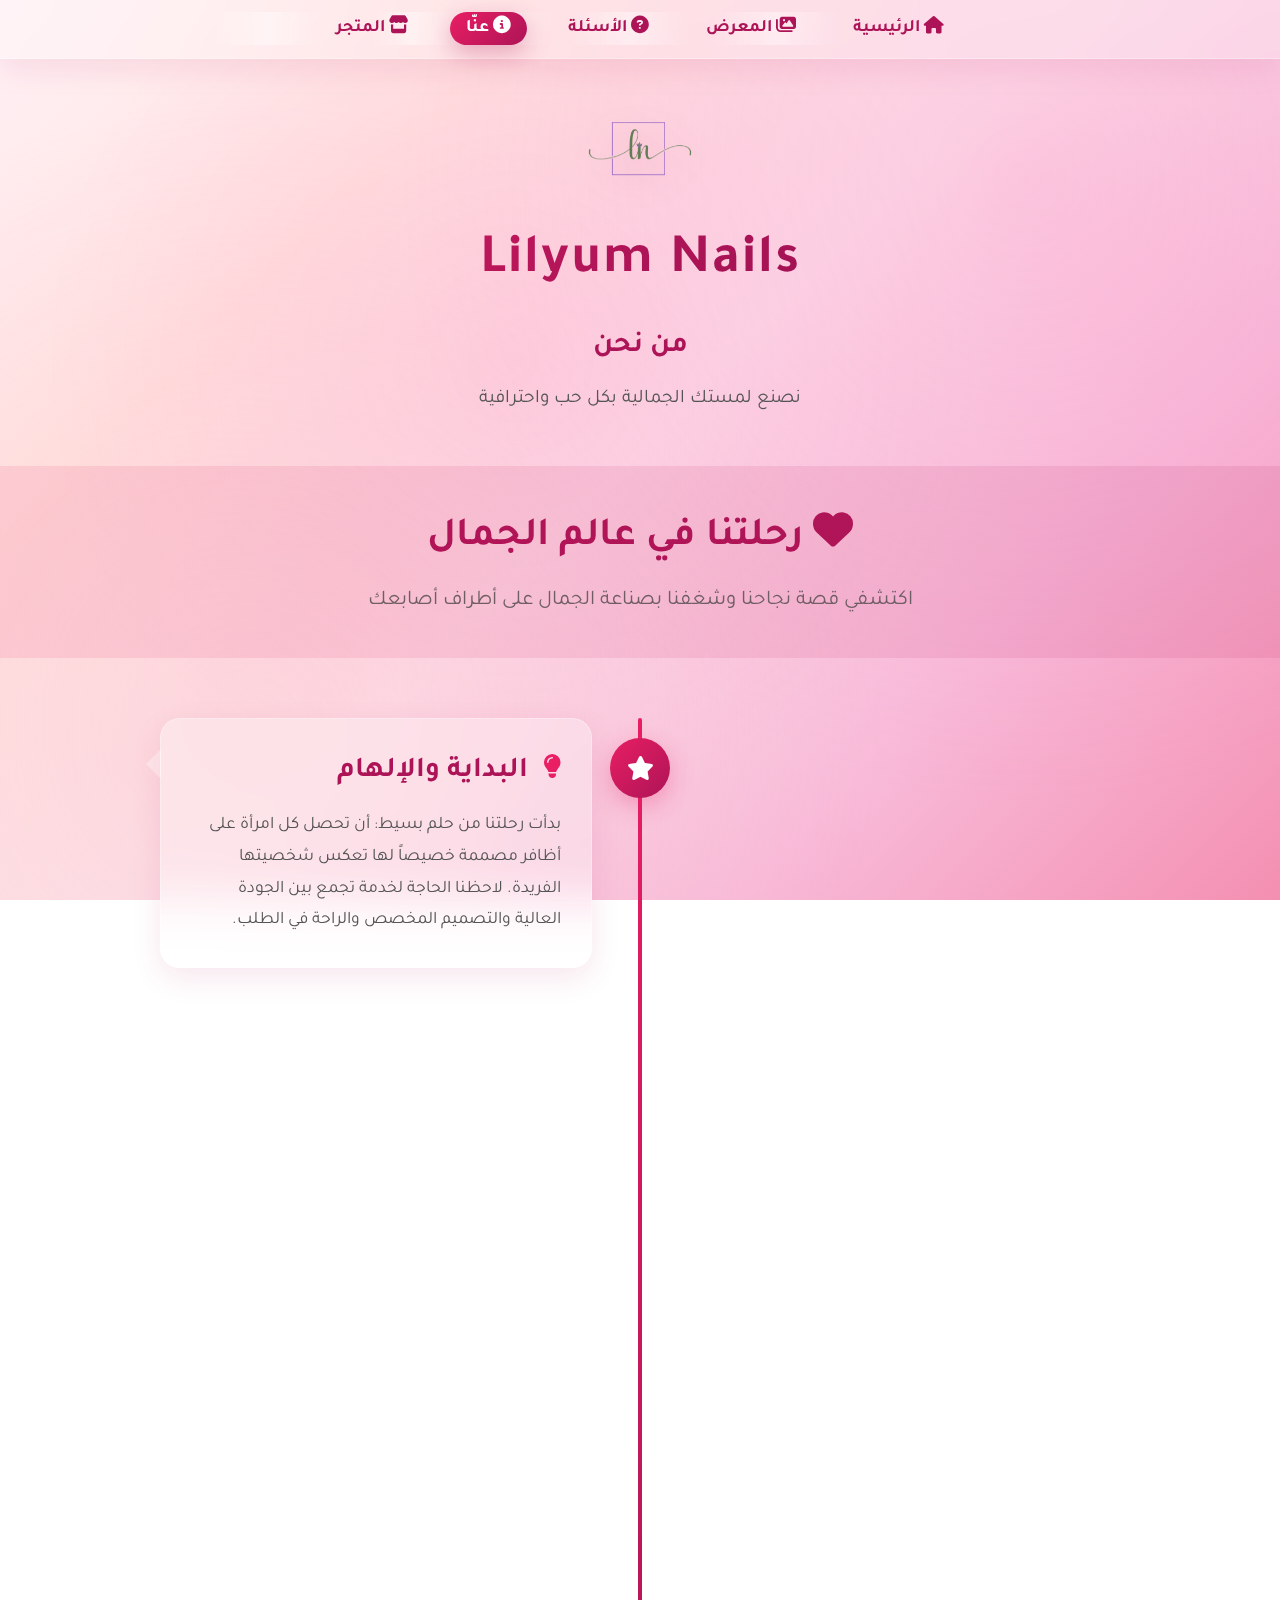
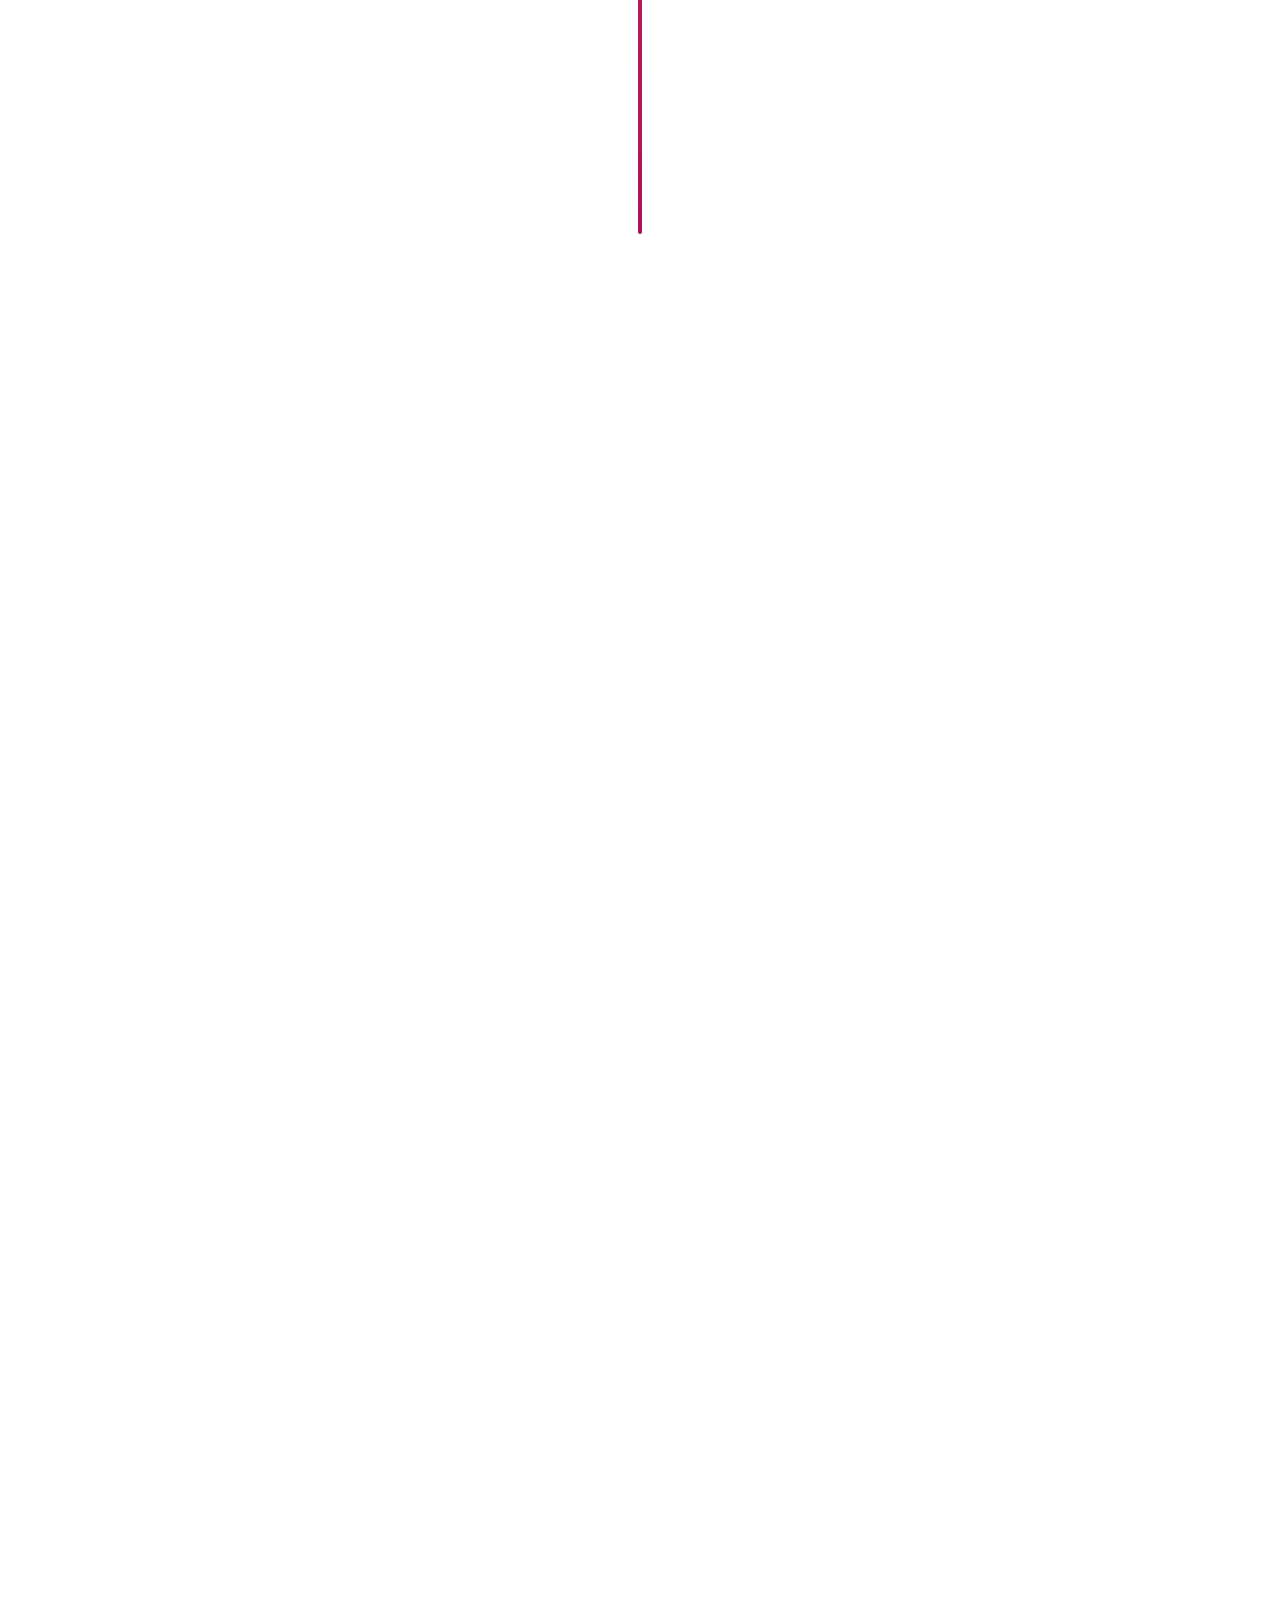
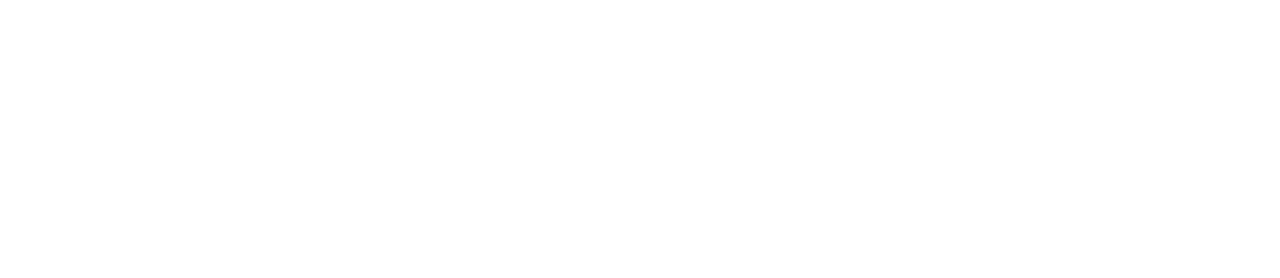
<file: about.html>
<!DOCTYPE html>
<html lang="ar" dir="rtl">
<head>
  <meta charset="UTF-8">
  <meta name="viewport" content="width=device-width, initial-scale=1.0">
  <title>عنّا - Lilyum Nails</title>
  <link rel="stylesheet" href="style.css">
  <link rel="icon" href="imege/logo/logo.png" type="image/png">
  <link href="https://cdn.jsdelivr.net/npm/aos@2.3.4/dist/aos.css" rel="stylesheet">
  <link rel="stylesheet" href="https://cdnjs.cloudflare.com/ajax/libs/font-awesome/6.5.0/css/all.min.css">
  <link href="https://fonts.googleapis.com/css2?family=Tajawal:wght@300;400;500;600;700&family=Cairo:wght@300;400;500;600;700&display=swap" rel="stylesheet">
  <style>
    .about-hero {
      text-align: center;
      padding: 40px 20px;
      position: relative;
      overflow: hidden;
    }
    
    .about-hero::before {
      content: '';
      position: absolute;
      top: 0;
      left: 0;
      width: 100%;
      height: 100%;
      background: linear-gradient(45deg, rgba(233, 30, 99, 0.1), rgba(173, 20, 87, 0.1));
      animation: heroShimmer 4s ease-in-out infinite;
    }
    
    .about-hero h2 {
      font-size: 2.5rem;
      color: #ad1457;
      margin-bottom: 15px;
      animation: titleGlow 3s ease-in-out infinite;
    }
    
    .about-hero p {
      font-size: 1.3rem;
      color: #666;
      max-width: 600px;
      margin: 0 auto;
    }
    
    .story-timeline {
      max-width: 1000px;
      margin: 60px auto;
      padding: 0 20px;
      position: relative;
    }
    
    .timeline-line {
      position: absolute;
      left: 50%;
      top: 0;
      bottom: 0;
      width: 4px;
      background: linear-gradient(to bottom, #e91e63, #ad1457);
      transform: translateX(-50%);
      border-radius: 2px;
    }
    
    .timeline-item {
      display: flex;
      margin-bottom: 60px;
      position: relative;
    }
    
    .timeline-item:nth-child(even) {
      flex-direction: row-reverse;
    }
    
    .timeline-content {
      flex: 1;
      max-width: 45%;
      background: rgba(255, 255, 255, 0.3);
      backdrop-filter: blur(25px);
      padding: 30px;
      border-radius: 20px;
      box-shadow: 0 10px 30px rgba(173, 20, 87, 0.1);
      border: 1px solid rgba(255, 255, 255, 0.3);
      position: relative;
      transition: all 0.3s ease;
    }
    
    .timeline-content:hover {
      transform: translateY(-5px);
      box-shadow: 0 15px 40px rgba(173, 20, 87, 0.15);
    }
    
    .timeline-content::before {
      content: '';
      position: absolute;
      top: 30px;
      width: 0;
      height: 0;
      border: 15px solid transparent;
    }
    
    .timeline-item:nth-child(odd) .timeline-content::before {
      right: -30px;
      border-left-color: rgba(255, 255, 255, 0.3);
    }
    
    .timeline-item:nth-child(even) .timeline-content::before {
      left: -30px;
      border-right-color: rgba(255, 255, 255, 0.3);
    }
    
    .timeline-icon {
      position: absolute;
      left: 50%;
      top: 20px;
      transform: translateX(-50%);
      width: 60px;
      height: 60px;
      background: linear-gradient(135deg, #e91e63, #ad1457);
      border-radius: 50%;
      display: flex;
      align-items: center;
      justify-content: center;
      color: white;
      font-size: 1.5rem;
      box-shadow: 0 8px 25px rgba(233, 30, 99, 0.3);
      z-index: 2;
    }
    
    .timeline-content h3 {
      color: #ad1457;
      font-size: 1.8rem;
      margin-bottom: 15px;
      display: flex;
      align-items: center;
      gap: 15px;
    }
    
    .timeline-content .icon {
      font-size: 1.5rem;
      color: #e91e63;
    }
    
    .timeline-content p {
      font-size: 1.1rem;
      line-height: 1.8;
      color: #555;
      margin: 0;
    }
    
    .values-grid {
      display: grid;
      grid-template-columns: repeat(auto-fit, minmax(300px, 1fr));
      gap: 30px;
      max-width: 1200px;
      margin: 60px auto;
      padding: 0 20px;
    }
    
    .value-card {
      background: rgba(255, 255, 255, 0.3);
      backdrop-filter: blur(25px);
      padding: 40px 30px;
      border-radius: 25px;
      text-align: center;
      box-shadow: 0 10px 30px rgba(173, 20, 87, 0.1);
      border: 1px solid rgba(255, 255, 255, 0.3);
      transition: all 0.4s ease;
      position: relative;
      overflow: hidden;
    }
    
    .value-card::before {
      content: '';
      position: absolute;
      top: 0;
      left: -100%;
      width: 100%;
      height: 100%;
      background: linear-gradient(90deg, transparent, rgba(255, 255, 255, 0.2), transparent);
      transition: left 0.5s;
    }
    
    .value-card:hover::before {
      left: 100%;
    }
    
    .value-card:hover {
      transform: translateY(-10px) scale(1.02);
      box-shadow: 0 20px 40px rgba(173, 20, 87, 0.15);
    }
    
    .value-icon {
      width: 80px;
      height: 80px;
      background: linear-gradient(135deg, #e91e63, #ad1457);
      border-radius: 50%;
      display: flex;
      align-items: center;
      justify-content: center;
      margin: 0 auto 20px auto;
      font-size: 2rem;
      color: white;
      box-shadow: 0 8px 25px rgba(233, 30, 99, 0.3);
      animation: iconFloat 3s ease-in-out infinite;
    }
    
    .value-card:nth-child(2) .value-icon {
      animation-delay: 0.5s;
    }
    
    .value-card:nth-child(3) .value-icon {
      animation-delay: 1s;
    }
    
    .value-card h3 {
      color: #ad1457;
      font-size: 1.6rem;
      margin-bottom: 15px;
      font-weight: 600;
    }
    
    .value-card p {
      font-size: 1.1rem;
      line-height: 1.8;
      color: #555;
      margin: 0;
    }
    
    .team-section {
      text-align: center;
      margin: 80px 0;
      padding: 60px 20px;
      background: linear-gradient(135deg, rgba(233, 30, 99, 0.1), rgba(173, 20, 87, 0.1));
      border-radius: 30px;
      backdrop-filter: blur(15px);
      border: 1px solid rgba(255, 255, 255, 0.3);
    }
    
    .team-section h3 {
      font-size: 2.2rem;
      color: #ad1457;
      margin-bottom: 20px;
    }
    
    .team-section p {
      font-size: 1.2rem;
      color: #666;
      max-width: 600px;
      margin: 0 auto 40px auto;
      line-height: 1.8;
    }
    
    .team-stats {
      display: grid;
      grid-template-columns: repeat(auto-fit, minmax(150px, 1fr));
      gap: 30px;
      margin-top: 40px;
    }
    
    .team-stat {
      text-align: center;
    }
    
    .stat-number {
      font-size: 3rem;
      font-weight: 700;
      color: #e91e63;
      display: block;
      animation: countUp 2s ease-out;
    }
    
    .stat-label {
      font-size: 1.1rem;
      color: #666;
      margin-top: 10px;
      font-weight: 500;
    }
    
    .cta-section {
      text-align: center;
      margin: 60px 0;
      padding: 50px 20px;
      background: rgba(255, 255, 255, 0.2);
      border-radius: 30px;
      backdrop-filter: blur(15px);
      border: 1px solid rgba(255, 255, 255, 0.3);
    }
    
    .cta-section h3 {
      font-size: 2rem;
      color: #ad1457;
      margin-bottom: 15px;
    }
    
    .cta-section p {
      font-size: 1.2rem;
      color: #666;
      margin-bottom: 30px;
    }
    
    .cta-buttons {
      display: flex;
      gap: 20px;
      justify-content: center;
      flex-wrap: wrap;
    }
    
    .cta-btn {
      padding: 15px 30px;
      border-radius: 25px;
      text-decoration: none;
      font-weight: 600;
      font-size: 1.1rem;
      transition: all 0.3s ease;
      display: inline-flex;
      align-items: center;
      gap: 10px;
      position: relative;
      overflow: hidden;
    }
    
    .cta-btn::before {
      content: '';
      position: absolute;
      top: 0;
      left: -100%;
      width: 100%;
      height: 100%;
      background: linear-gradient(90deg, transparent, rgba(255, 255, 255, 0.3), transparent);
      transition: left 0.5s;
    }
    
    .cta-btn:hover::before {
      left: 100%;
    }
    
    .cta-btn.primary {
      background: linear-gradient(135deg, #e91e63, #ad1457);
      color: white;
      box-shadow: 0 8px 25px rgba(233, 30, 99, 0.3);
    }
    
    .cta-btn.primary:hover {
      transform: translateY(-3px);
      box-shadow: 0 15px 35px rgba(233, 30, 99, 0.4);
    }
    
    .cta-btn.secondary {
      background: rgba(255, 255, 255, 0.3);
      color: #ad1457;
      border: 2px solid rgba(233, 30, 99, 0.3);
    }
    
    .cta-btn.secondary:hover {
      background: rgba(233, 30, 99, 0.1);
      border-color: #e91e63;
      transform: translateY(-2px);
    }
    
    @keyframes heroShimmer {
      0%, 100% { background-position: 0% 50%; }
      50% { background-position: 100% 50%; }
    }
    
    @keyframes titleGlow {
      0%, 100% { text-shadow: 0 0 10px rgba(233, 30, 99, 0.3); }
      50% { text-shadow: 0 0 20px rgba(233, 30, 99, 0.6); }
    }
    
    @keyframes iconFloat {
      0%, 100% { transform: translateY(0px); }
      50% { transform: translateY(-10px); }
    }
    
    @keyframes countUp {
      from { transform: scale(0.5); opacity: 0; }
      to { transform: scale(1); opacity: 1; }
    }
    
    @media (max-width: 768px) {
      .timeline-line {
        left: 30px;
      }
      
      .timeline-item {
        flex-direction: column !important;
        padding-left: 80px;
      }
      
      .timeline-content {
        max-width: 100%;
      }
      
      .timeline-content::before {
        display: none;
      }
      
      .timeline-icon {
        left: 30px;
      }
      
      .values-grid {
        grid-template-columns: 1fr;
      }
      
      .team-stats {
        grid-template-columns: repeat(2, 1fr);
      }
      
      .cta-buttons {
        flex-direction: column;
        align-items: center;
      }
      
      .cta-btn {
        width: 100%;
        max-width: 300px;
        justify-content: center;
      }
    }
  </style>
</head>
<body>

<nav class="top-nav">
  <ul>
    <li><a href="index.html"><i class="fas fa-home"></i> الرئيسية</a></li>
    <li><a href="gallery.html"><i class="fas fa-images"></i> المعرض</a></li>
    <li><a href="faq.html"><i class="fas fa-question-circle"></i> الأسئلة</a></li>
    <li><a href="about.html" class="active"><i class="fas fa-info-circle"></i> عنّا</a></li>
    <li><a href="https://salla.sa/lamsa-1" target="_blank"><i class="fas fa-store"></i> المتجر</a></li>
  </ul>
</nav>

<header data-aos="fade-down" data-aos-duration="1000">
  <img src="imege/logo/logo.png" alt="Lilyum Logo" data-aos="zoom-in" data-aos-delay="300">
  <h1 data-aos="fade-up" data-aos-delay="500">Lilyum Nails</h1>
  <p class="subtitle" data-aos="fade-up" data-aos-delay="600">من نحن</p>
  <p class="tagline" data-aos="fade-up" data-aos-delay="700">نصنع لمستك الجمالية بكل حب واحترافية</p>
</header>

<section class="about-hero" data-aos="fade-up" data-aos-delay="200">
  <h2><i class="fas fa-heart"></i> رحلتنا في عالم الجمال</h2>
  <p>اكتشفي قصة نجاحنا وشغفنا بصناعة الجمال على أطراف أصابعك</p>
</section>

<section class="story-timeline" data-aos="fade-up" data-aos-delay="300">
  <div class="timeline-line"></div>
  
  <div class="timeline-item" data-aos="fade-right" data-aos-delay="100">
    <div class="timeline-content">
      <h3>
        <span class="icon"><i class="fas fa-lightbulb"></i></span>
        البداية والإلهام
      </h3>
      <p>
        بدأت رحلتنا من حلم بسيط: أن تحصل كل امرأة على أظافر مصممة خصيصاً لها تعكس شخصيتها الفريدة. 
        لاحظنا الحاجة لخدمة تجمع بين الجودة العالية والتصميم المخصص والراحة في الطلب.
      </p>
    </div>
    <div class="timeline-icon">
      <i class="fas fa-star"></i>
    </div>
  </div>

  <div class="timeline-item" data-aos="fade-left" data-aos-delay="200">
    <div class="timeline-content">
      <h3>
        <span class="icon"><i class="fas fa-palette"></i></span>
        تطوير الفكرة
      </h3>
      <p>
        قضينا شهوراً في دراسة احتياجات السوق وتطوير تقنيات التصنيع. 
        تعاونا مع أفضل المصممين والحرفيين لضمان جودة استثنائية في كل منتج نقدمه.
      </p>
    </div>
    <div class="timeline-icon">
      <i class="fas fa-cogs"></i>
    </div>
  </div>

  <div class="timeline-item" data-aos="fade-right" data-aos-delay="300">
    <div class="timeline-content">
      <h3>
        <span class="icon"><i class="fas fa-rocket"></i></span>
        الانطلاق الرسمي
      </h3>
      <p>
        أطلقنا Lilyum Nails بمجموعة متنوعة من التصاميم والأشكال. 
        استقبال العملاء الرائع شجعنا على التوسع وتطوير خدماتنا باستمرار.
      </p>
    </div>
    <div class="timeline-icon">
      <i class="fas fa-gem"></i>
    </div>
  </div>

  <div class="timeline-item" data-aos="fade-left" data-aos-delay="400">
    <div class="timeline-content">
      <h3>
        <span class="icon"><i class="fas fa-crown"></i></span>
        النجاح والتميز
      </h3>
      <p>
        اليوم، نفخر بخدمة آلاف العميلات السعيدات وتقديم تصاميم مبتكرة تواكب أحدث صيحات الموضة. 
        نستمر في النمو والتطوير لنبقى الخيار الأول للجمال والأناقة.
      </p>
    </div>
    <div class="timeline-icon">
      <i class="fas fa-trophy"></i>
    </div>
  </div>
</section>

<section class="values-section" data-aos="fade-up" data-aos-delay="400">
  <div class="values-grid">
    <div class="value-card" data-aos="zoom-in" data-aos-delay="100">
      <div class="value-icon">
        <i class="fas fa-heart"></i>
      </div>
      <h3>الشغف والحب</h3>
      <p>
        نضع كل حبنا وشغفنا في كل تصميم نصنعه. 
        نؤمن أن الجمال يبدأ من القلب وينعكس على أطراف الأصابع.
      </p>
    </div>

    <div class="value-card" data-aos="zoom-in" data-aos-delay="200">
      <div class="value-icon">
        <i class="fas fa-gem"></i>
      </div>
      <h3>الجودة العالية</h3>
      <p>
        نستخدم أفضل المواد ونطبق أعلى معايير الجودة في التصنيع. 
        كل منتج يخضع لفحص دقيق قبل وصوله إليك.
      </p>
    </div>

    <div class="value-card" data-aos="zoom-in" data-aos-delay="300">
      <div class="value-icon">
        <i class="fas fa-magic"></i>
      </div>
      <h3>الإبداع والتميز</h3>
      <p>
        نبتكر تصاميم فريدة تواكب أحدث الصيحات وتلبي أذواق عميلاتنا المتنوعة. 
        كل تصميم قصة جمال مختلفة.
      </p>
    </div>
  </div>
</section>

<section class="team-section" data-aos="fade-up" data-aos-delay="500">
  <h3><i class="fas fa-users"></i> فريقنا المتميز</h3>
  <p>
    نحن فريق من المبدعين والحرفيين المتخصصين في فن تصميم الأظافر. 
    نجمع بين الخبرة الطويلة والشغف بالجمال لنقدم لك أفضل تجربة ممكنة.
  </p>
  
  <div class="team-stats">
    <div class="team-stat" data-aos="flip-up" data-aos-delay="100">
      <span class="stat-number" data-count="5">0</span>
      <div class="stat-label">سنوات خبرة</div>
    </div>
    <div class="team-stat" data-aos="flip-up" data-aos-delay="200">
      <span class="stat-number" data-count="10">0</span>
      <div class="stat-label">مصممين محترفين</div>
    </div>
    <div class="team-stat" data-aos="flip-up" data-aos-delay="300">
      <span class="stat-number" data-count="1200">0</span>
      <div class="stat-label">عميلة سعيدة</div>
    </div>
    <div class="team-stat" data-aos="flip-up" data-aos-delay="400">
      <span class="stat-number" data-count="500">0</span>
      <div class="stat-label">تصميم مميز</div>
    </div>
  </div>
</section>

<section class="cta-section" data-aos="fade-up" data-aos-delay="600">
  <h3><i class="fas fa-sparkles"></i> انضمي لعائلة Lilyum</h3>
  <p>اكتشفي عالماً من الجمال والأناقة واجعلي أظافرك تحكي قصة جمالك الفريدة</p>
  <div class="cta-buttons">
    <a href="index.html" class="cta-btn primary" data-aos="zoom-in" data-aos-delay="100">
      <i class="fas fa-magic"></i>
      اطلبي تصميمك الآن
    </a>
    <a href="gallery.html" class="cta-btn secondary" data-aos="zoom-in" data-aos-delay="200">
      <i class="fas fa-images"></i>
      شاهدي معرض التصاميم
    </a>
  </div>
</section>

<footer data-aos="fade-up" data-aos-duration="800">
  <div class="footer-social">
    <a href="https://www.instagram.com/1lilyum.nails" target="_blank" class="icon-link" data-aos="flip-left" data-aos-delay="100">
      <i class="fab fa-instagram"></i>
    </a>
    <a href="https://www.tiktok.com/@1lilyum_nails" target="_blank" class="icon-link" data-aos="flip-left" data-aos-delay="200">
      <i class="fab fa-tiktok"></i>
    </a>
    <a href="https://api.whatsapp.com/send?phone=966549542823" target="_blank" class="icon-link" data-aos="flip-left" data-aos-delay="300">
      <i class="fab fa-whatsapp"></i>
    </a>
    <a href="https://salla.sa/lamsa-1" target="_blank" class="icon-link" data-aos="flip-left" data-aos-delay="400">
      <i class="fas fa-store"></i>
    </a>
  </div>
  <p data-aos="fade-up" data-aos-delay="500">
    جميع الحقوق محفوظة &copy; Lilyum Nails — صُنع بكل <i class="fas fa-heart"></i> حب وجمال
  </p>
</footer>

<script src="https://cdn.jsdelivr.net/npm/aos@2.3.4/dist/aos.js"></script>
<script>
  // Initialize AOS
  AOS.init({ 
    duration: 800, 
    delay: 100,
    once: true,
    easing: 'ease-out-cubic'
  });

  // Counter animation
  function animateCounters() {
    const counters = document.querySelectorAll('.stat-number');
    
    counters.forEach(counter => {
      const target = parseInt(counter.getAttribute('data-count'));
      const duration = 2000;
      const increment = target / (duration / 16);
      let current = 0;
      
      const timer = setInterval(() => {
        current += increment;
        if (current >= target) {
          current = target;
          clearInterval(timer);
        }
        counter.textContent = Math.floor(current);
      }, 16);
    });
  }
  
  // Trigger counter animation when stats section is visible
  const observer = new IntersectionObserver((entries) => {
    entries.forEach(entry => {
      if (entry.isIntersecting) {
        animateCounters();
        observer.unobserve(entry.target);
      }
    });
  });
  
  const statsSection = document.querySelector('.team-stats');
  if (statsSection) {
    observer.observe(statsSection);
  }

  // Add parallax effect to timeline
  window.addEventListener('scroll', () => {
    const scrolled = window.pageYOffset;
    const timelineItems = document.querySelectorAll('.timeline-content');
    
    timelineItems.forEach((item, index) => {
      const rate = scrolled * -0.1;
      item.style.transform = `translateY(${rate}px)`;
    });
  });

  // Add smooth scrolling for internal links
  document.querySelectorAll('a[href^="#"]').forEach(anchor => {
    anchor.addEventListener('click', function (e) {
      e.preventDefault();
      const target = document.querySelector(this.getAttribute('href'));
      if (target) {
        target.scrollIntoView({
          behavior: 'smooth',
          block: 'start'
        });
      }
    });
  });

  // Add interactive hover effects for value cards
  const valueCards = document.querySelectorAll('.value-card');
  valueCards.forEach(card => {
    card.addEventListener('mouseenter', () => {
      card.style.transform = 'translateY(-10px) scale(1.02) rotateY(5deg)';
    });
    
    card.addEventListener('mouseleave', () => {
      card.style.transform = 'translateY(0) scale(1) rotateY(0deg)';
    });
  });

  // Add timeline item click interaction
  const timelineContents = document.querySelectorAll('.timeline-content');
  timelineContents.forEach(content => {
    content.addEventListener('click', () => {
      content.style.transform = 'scale(1.05)';
      setTimeout(() => {
        content.style.transform = 'scale(1)';
      }, 200);
    });
  });
</script>
</body>
</html>
</file>
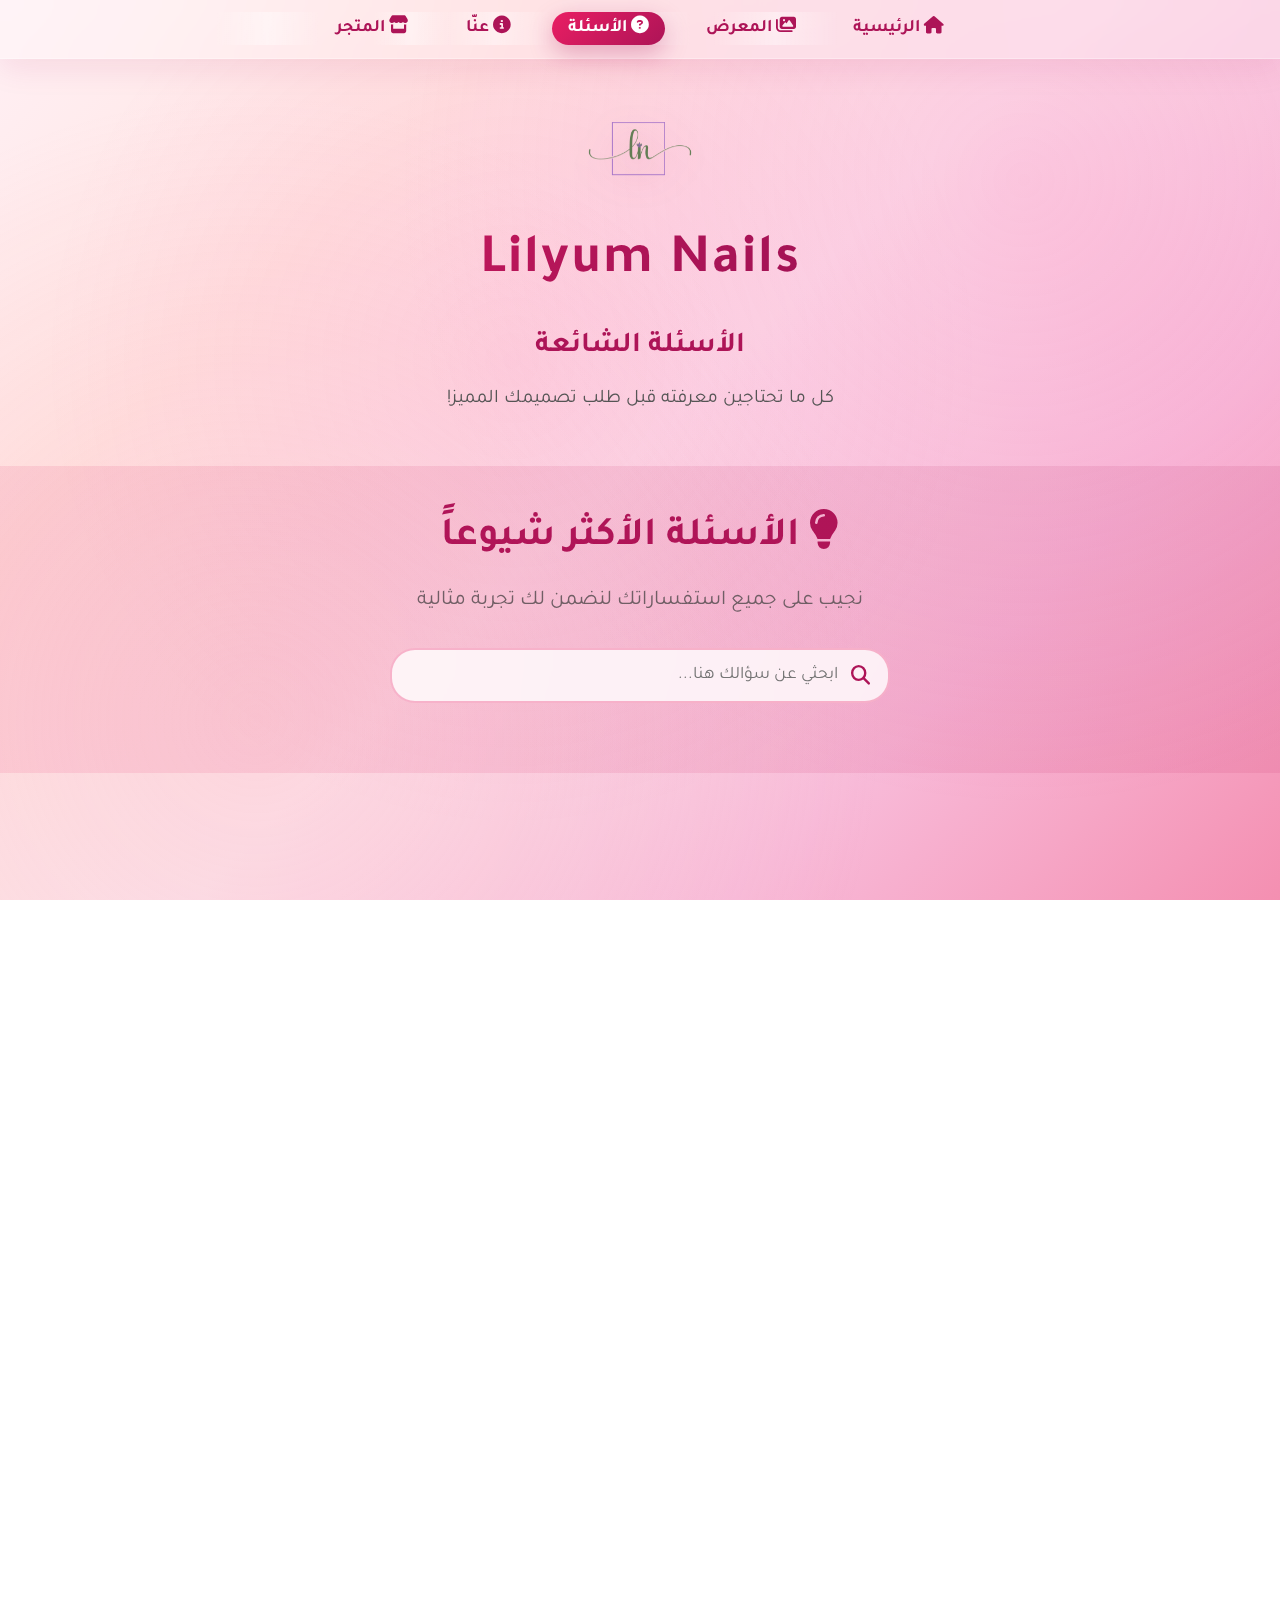
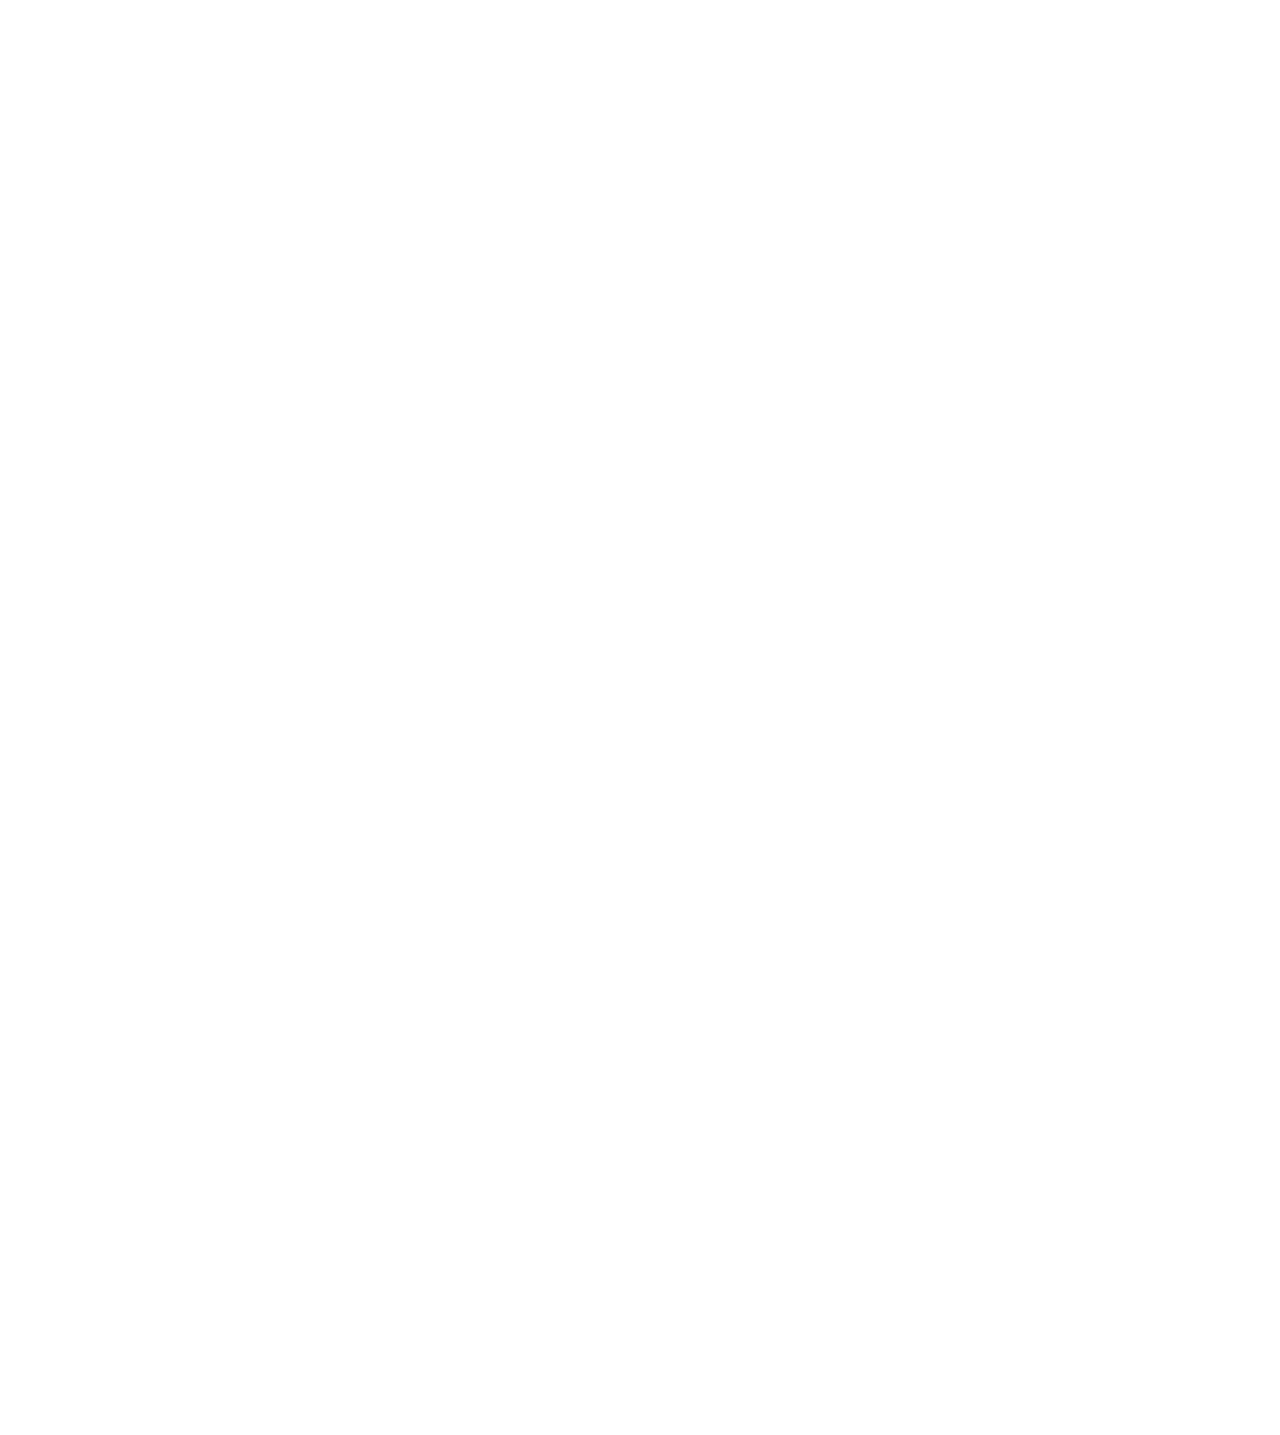
<file: faq.html>
<!DOCTYPE html>
<html lang="ar" dir="rtl">
<head>
  <meta charset="UTF-8" />
  <meta name="viewport" content="width=device-width, initial-scale=1.0">
  <title>الأسئلة الشائعة - Lilyum Nails</title>
  <link rel="stylesheet" href="style.css" />
  <link rel="icon" href="imege/logo/logo.png" type="image/png" />
  <link href="https://cdn.jsdelivr.net/npm/aos@2.3.4/dist/aos.css" rel="stylesheet" />
  <link rel="stylesheet" href="https://cdnjs.cloudflare.com/ajax/libs/font-awesome/6.5.0/css/all.min.css">
  <link href="https://fonts.googleapis.com/css2?family=Tajawal:wght@300;400;500;600;700&family=Cairo:wght@300;400;500;600;700&display=swap" rel="stylesheet">
  <style>
    .faq-hero {
      text-align: center;
      padding: 40px 20px;
      position: relative;
      overflow: hidden;
    }
    
    .faq-hero::before {
      content: '';
      position: absolute;
      top: 0;
      left: 0;
      width: 100%;
      height: 100%;
      background: linear-gradient(45deg, rgba(233, 30, 99, 0.1), rgba(173, 20, 87, 0.1));
      animation: heroShimmer 4s ease-in-out infinite;
    }
    
    .faq-hero h2 {
      font-size: 2.5rem;
      color: #ad1457;
      margin-bottom: 15px;
      animation: titleGlow 3s ease-in-out infinite;
    }
    
    .faq-hero p {
      font-size: 1.3rem;
      color: #666;
      max-width: 600px;
      margin: 0 auto;
    }
    
    .faq-search {
      max-width: 500px;
      margin: 30px auto;
      position: relative;
    }
    
    .faq-search input {
      width: 100%;
      padding: 15px 50px 15px 20px;
      border-radius: 25px;
      border: 2px solid rgba(233, 30, 99, 0.3);
      background: rgba(255, 255, 255, 0.8);
      backdrop-filter: blur(10px);
      font-size: 1.1rem;
      transition: all 0.3s ease;
    }
    
    .faq-search input:focus {
      outline: none;
      border-color: #e91e63;
      box-shadow: 0 0 20px rgba(233, 30, 99, 0.2);
    }
    
    .faq-search i {
      position: absolute;
      right: 20px;
      top: 50%;
      transform: translateY(-50%);
      color: #ad1457;
      font-size: 1.2rem;
    }
    
    .faq-accordion {
      max-width: 1000px;
      margin: 0 auto;
      padding: 0 20px;
    }
    
    .faq-item {
      margin-bottom: 20px;
      background: rgba(255, 255, 255, 0.3);
      backdrop-filter: blur(25px);
      border-radius: 20px;
      overflow: hidden;
      border: 1px solid rgba(255, 255, 255, 0.3);
      box-shadow: 0 10px 30px rgba(173, 20, 87, 0.1);
      transition: all 0.3s ease;
    }
    
    .faq-item:hover {
      transform: translateY(-5px);
      box-shadow: 0 15px 40px rgba(173, 20, 87, 0.15);
    }
    
    .faq-question {
      padding: 25px 30px;
      cursor: pointer;
      display: flex;
      justify-content: space-between;
      align-items: center;
      background: linear-gradient(135deg, rgba(255, 255, 255, 0.1), rgba(255, 255, 255, 0.05));
      transition: all 0.3s ease;
      position: relative;
      overflow: hidden;
    }
    
    .faq-question::before {
      content: '';
      position: absolute;
      top: 0;
      left: -100%;
      width: 100%;
      height: 100%;
      background: linear-gradient(90deg, transparent, rgba(255, 255, 255, 0.2), transparent);
      transition: left 0.5s;
    }
    
    .faq-question:hover::before {
      left: 100%;
    }
    
    .faq-question:hover {
      background: linear-gradient(135deg, rgba(233, 30, 99, 0.1), rgba(173, 20, 87, 0.1));
    }
    
    .faq-question h3 {
      color: #ad1457;
      font-size: 1.4rem;
      font-weight: 600;
      margin: 0;
      flex: 1;
      display: flex;
      align-items: center;
      gap: 15px;
    }
    
    .faq-question .icon {
      font-size: 1.5rem;
      color: #e91e63;
    }
    
    .faq-toggle {
      font-size: 1.5rem;
      color: #ad1457;
      transition: transform 0.3s ease;
      background: rgba(255, 255, 255, 0.2);
      width: 40px;
      height: 40px;
      border-radius: 50%;
      display: flex;
      align-items: center;
      justify-content: center;
    }
    
    .faq-item.active .faq-toggle {
      transform: rotate(180deg);
      background: rgba(233, 30, 99, 0.2);
    }
    
    .faq-answer {
      max-height: 0;
      overflow: hidden;
      transition: all 0.4s ease;
      background: rgba(255, 255, 255, 0.1);
    }
    
    .faq-item.active .faq-answer {
      max-height: 300px;
      padding: 25px 30px;
    }
    
    .faq-answer p {
      font-size: 1.1rem;
      line-height: 1.8;
      color: #555;
      margin: 0;
      animation: fadeInUp 0.5s ease-out;
    }
    
    .faq-cta {
      text-align: center;
      margin: 60px 0;
      padding: 40px 20px;
      background: linear-gradient(135deg, rgba(233, 30, 99, 0.1), rgba(173, 20, 87, 0.1));
      border-radius: 30px;
      backdrop-filter: blur(15px);
      border: 1px solid rgba(255, 255, 255, 0.3);
    }
    
    .faq-cta h3 {
      font-size: 2rem;
      color: #ad1457;
      margin-bottom: 15px;
    }
    
    .faq-cta p {
      font-size: 1.2rem;
      color: #666;
      margin-bottom: 25px;
    }
    
    .cta-buttons {
      display: flex;
      gap: 20px;
      justify-content: center;
      flex-wrap: wrap;
    }
    
    .cta-btn {
      padding: 15px 30px;
      border-radius: 25px;
      text-decoration: none;
      font-weight: 600;
      font-size: 1.1rem;
      transition: all 0.3s ease;
      display: inline-flex;
      align-items: center;
      gap: 10px;
      position: relative;
      overflow: hidden;
    }
    
    .cta-btn::before {
      content: '';
      position: absolute;
      top: 0;
      left: -100%;
      width: 100%;
      height: 100%;
      background: linear-gradient(90deg, transparent, rgba(255, 255, 255, 0.3), transparent);
      transition: left 0.5s;
    }
    
    .cta-btn:hover::before {
      left: 100%;
    }
    
    .cta-btn.primary {
      background: linear-gradient(135deg, #e91e63, #ad1457);
      color: white;
      box-shadow: 0 8px 25px rgba(233, 30, 99, 0.3);
    }
    
    .cta-btn.primary:hover {
      transform: translateY(-3px);
      box-shadow: 0 15px 35px rgba(233, 30, 99, 0.4);
    }
    
    .cta-btn.secondary {
      background: rgba(255, 255, 255, 0.3);
      color: #ad1457;
      border: 2px solid rgba(233, 30, 99, 0.3);
    }
    
    .cta-btn.secondary:hover {
      background: rgba(233, 30, 99, 0.1);
      border-color: #e91e63;
      transform: translateY(-2px);
    }
    
    .no-results {
      text-align: center;
      padding: 40px 20px;
      color: #666;
      font-size: 1.2rem;
      display: none;
    }
    
    .no-results i {
      font-size: 3rem;
      color: #e91e63;
      margin-bottom: 15px;
      display: block;
    }
    
    @keyframes heroShimmer {
      0%, 100% { background-position: 0% 50%; }
      50% { background-position: 100% 50%; }
    }
    
    @keyframes titleGlow {
      0%, 100% { text-shadow: 0 0 10px rgba(233, 30, 99, 0.3); }
      50% { text-shadow: 0 0 20px rgba(233, 30, 99, 0.6); }
    }
    
    @keyframes fadeInUp {
      from { opacity: 0; transform: translateY(20px); }
      to { opacity: 1; transform: translateY(0); }
    }
    
    @media (max-width: 768px) {
      .faq-question {
        padding: 20px;
      }
      
      .faq-question h3 {
        font-size: 1.2rem;
      }
      
      .faq-item.active .faq-answer {
        padding: 20px;
      }
      
      .cta-buttons {
        flex-direction: column;
        align-items: center;
      }
      
      .cta-btn {
        width: 100%;
        max-width: 300px;
        justify-content: center;
      }
    }
  </style>
</head>
<body>

<nav class="top-nav">
  <ul>
    <li><a href="index.html"><i class="fas fa-home"></i> الرئيسية</a></li>
    <li><a href="gallery.html"><i class="fas fa-images"></i> المعرض</a></li>
    <li><a href="faq.html" class="active"><i class="fas fa-question-circle"></i> الأسئلة</a></li>
    <li><a href="about.html"><i class="fas fa-info-circle"></i> عنّا</a></li>
    <li><a href="https://salla.sa/lamsa-1" target="_blank"><i class="fas fa-store"></i> المتجر</a></li>
  </ul>
</nav>

<header data-aos="fade-down" data-aos-duration="1000">
  <img src="imege/logo/logo.png" alt="Lilyum Logo" data-aos="zoom-in" data-aos-delay="300">
  <h1 data-aos="fade-up" data-aos-delay="500">Lilyum Nails</h1>
  <p class="subtitle" data-aos="fade-up" data-aos-delay="600">الأسئلة الشائعة</p>
  <p class="tagline" data-aos="fade-up" data-aos-delay="700">كل ما تحتاجين معرفته قبل طلب تصميمك المميز!</p>
</header>

<section class="faq-hero" data-aos="fade-up" data-aos-delay="200">
  <h2><i class="fas fa-lightbulb"></i> الأسئلة الأكثر شيوعاً</h2>
  <p>نجيب على جميع استفساراتك لنضمن لك تجربة مثالية</p>
  
  <div class="faq-search" data-aos="fade-up" data-aos-delay="400">
    <input type="text" id="faq-search" placeholder="ابحثي عن سؤالك هنا...">
    <i class="fas fa-search"></i>
  </div>
</section>

<section class="faq-section" data-aos="fade-up" data-aos-delay="300">
  <div class="faq-accordion">
    
    <div class="faq-item" data-aos="fade-up" data-aos-delay="100">
      <div class="faq-question">
        <h3>
          <span class="icon"><i class="fas fa-ruler"></i></span>
          كيف أعرف مقاس أظافري؟
        </h3>
        <div class="faq-toggle">
          <i class="fas fa-chevron-down"></i>
        </div>
      </div>
      <div class="faq-answer">
        <p>يمكنك تحديد المقاسات بنفسك من خلال جدول المقاسات المتوفر في النموذج (من 0 إلى 12)، أو يمكنك تصوير يدك بجانب عملة معدنية لكل يد على حدة وسنقوم بتحديد المقاسات المناسبة لك بدقة عالية.</p>
      </div>
    </div>

    <div class="faq-item" data-aos="fade-up" data-aos-delay="200">
      <div class="faq-question">
        <h3>
          <span class="icon"><i class="fas fa-palette"></i></span>
          هل يمكنني طلب تصميم خاص؟
        </h3>
        <div class="faq-toggle">
          <i class="fas fa-chevron-down"></i>
        </div>
      </div>
      <div class="faq-answer">
        <p>نعم بالتأكيد! نحن متخصصون في التصاميم المخصصة. أرفقي وصفاً مفصلاً أو صورة للتصميم المرغوب وسنقوم بتنفيذه بكل حب واحترافية. يمكنك أيضاً الاختيار من معرض تصاميمنا المتنوع.</p>
      </div>
    </div>

    <div class="faq-item" data-aos="fade-up" data-aos-delay="300">
      <div class="faq-question">
        <h3>
          <span class="icon"><i class="fas fa-clock"></i></span>
          كم تستغرق مدة تجهيز الطلب؟
        </h3>
        <div class="faq-toggle">
          <i class="fas fa-chevron-down"></i>
        </div>
      </div>
      <div class="faq-answer">
        <p>عادةً نحتاج من 2-4 أيام عمل لتجهيز طلبك حسب الطلبات الحالية وتعقيد التصميم. سنوافيك بأي تحديثات عبر الواتساب ونلتزم بالمواعيد المحددة.</p>
      </div>
    </div>

    <div class="faq-item" data-aos="fade-up" data-aos-delay="400">
      <div class="faq-question">
        <h3>
          <span class="icon"><i class="fas fa-gem"></i></span>
          ما هي المواد المستخدمة في التصنيع؟
        </h3>
        <div class="faq-toggle">
          <i class="fas fa-chevron-down"></i>
        </div>
      </div>
      <div class="faq-answer">
        <p>نستخدم مواد عالية الجودة ومقاومة للكسر، آمنة تماماً على الأظافر الطبيعية. جميع منتجاتنا خالية من المواد الضارة ومصممة لتدوم طويلاً مع الحفاظ على جمالها.</p>
      </div>
    </div>

    <div class="faq-item" data-aos="fade-up" data-aos-delay="500">
      <div class="faq-question">
        <h3>
          <span class="icon"><i class="fas fa-shipping-fast"></i></span>
          كيف يتم التوصيل؟
        </h3>
        <div class="faq-toggle">
          <i class="fas fa-chevron-down"></i>
        </div>
      </div>
      <div class="faq-answer">
        <p>نوفر خدمة التوصيل لجميع مناطق المملكة العربية السعودية. التوصيل مجاني للطلبات داخل الرياض، ورسوم رمزية للمناطق الأخرى. سنرسل لك رقم التتبع فور الشحن.</p>
      </div>
    </div>

    <div class="faq-item" data-aos="fade-up" data-aos-delay="600">
      <div class="faq-question">
        <h3>
          <span class="icon"><i class="fas fa-credit-card"></i></span>
          ما هي طرق الدفع المتاحة؟
        </h3>
        <div class="faq-toggle">
          <i class="fas fa-chevron-down"></i>
        </div>
      </div>
      <div class="faq-answer">
        <p>نقبل جميع طرق الدفع: التحويل البنكي، مدى، فيزا، ماستركارد، أبل باي، وإمكانية الدفع عند الاستلام في بعض المناطق. جميع المعاملات آمنة ومحمية.</p>
      </div>
    </div>

    <div class="faq-item" data-aos="fade-up" data-aos-delay="700">
      <div class="faq-question">
        <h3>
          <span class="icon"><i class="fas fa-undo"></i></span>
          هل يمكنني إرجاع أو استبدال المنتج؟
        </h3>
        <div class="faq-toggle">
          <i class="fas fa-chevron-down"></i>
        </div>
      </div>
      <div class="faq-answer">
        <p>نضمن جودة منتجاتنا 100%. في حالة وجود عيب في التصنيع أو عدم مطابقة المواصفات، يمكنك الإرجاع أو الاستبدال خلال 7 أيام من تاريخ الاستلام مع الاحتفاظ بالعبوة الأصلية.</p>
      </div>
    </div>

    <div class="faq-item" data-aos="fade-up" data-aos-delay="800">
      <div class="faq-question">
        <h3>
          <span class="icon"><i class="fas fa-heart"></i></span>
          كيف أعتني بالأظافر المركبة؟
        </h3>
        <div class="faq-toggle">
          <i class="fas fa-chevron-down"></i>
        </div>
      </div>
      <div class="faq-answer">
        <p>للحفاظ على جمال أظافرك: تجنبي استخدامها كأدوات، استخدمي قفازات عند التنظيف، رطبي يديك بانتظام، وتجنبي المواد الكيميائية القوية. مع العناية الصحيحة ستدوم أظافرك لأسابيع.</p>
      </div>
    </div>

  </div>

  <div class="no-results" id="no-results">
    <i class="fas fa-search-minus"></i>
    <p>لم نجد أي نتائج مطابقة لبحثك</p>
    <p>جربي كلمات مختلفة أو تواصلي معنا مباشرة</p>
  </div>
</section>

<section class="faq-cta" data-aos="fade-up" data-aos-delay="400">
  <h3><i class="fas fa-comments"></i> لم تجدي إجابة سؤالك؟</h3>
  <p>فريقنا جاهز للإجابة على جميع استفساراتك في أي وقت</p>
  <div class="cta-buttons">
    <a href="https://api.whatsapp.com/send?phone=966549542823" target="_blank" class="cta-btn primary" data-aos="zoom-in" data-aos-delay="100">
      <i class="fab fa-whatsapp"></i>
      تواصلي معنا عبر الواتساب
    </a>
    <a href="index.html" class="cta-btn secondary" data-aos="zoom-in" data-aos-delay="200">
      <i class="fas fa-magic"></i>
      اطلبي تصميمك الآن
    </a>
  </div>
</section>

<footer data-aos="fade-up" data-aos-duration="800">
  <div class="footer-social">
    <a href="https://www.instagram.com/1lilyum.nails" target="_blank" class="icon-link" data-aos="flip-left" data-aos-delay="100">
      <i class="fab fa-instagram"></i>
    </a>
    <a href="https://www.tiktok.com/@1lilyum_nails" target="_blank" class="icon-link" data-aos="flip-left" data-aos-delay="200">
      <i class="fab fa-tiktok"></i>
    </a>
    <a href="https://api.whatsapp.com/send?phone=966549542823" target="_blank" class="icon-link" data-aos="flip-left" data-aos-delay="300">
      <i class="fab fa-whatsapp"></i>
    </a>
    <a href="https://salla.sa/lamsa-1" target="_blank" class="icon-link" data-aos="flip-left" data-aos-delay="400">
      <i class="fas fa-store"></i>
    </a>
  </div>
  <p data-aos="fade-up" data-aos-delay="500">
    جميع الحقوق محفوظة &copy; Lilyum Nails — صُنع بكل <i class="fas fa-heart"></i> حب وجمال
  </p>
</footer>

<script src="https://cdn.jsdelivr.net/npm/aos@2.3.4/dist/aos.js"></script>
<script>
  // Initialize AOS
  AOS.init({ 
    duration: 800, 
    delay: 100,
    once: true,
    easing: 'ease-out-cubic'
  });

  // FAQ Accordion functionality
  const faqItems = document.querySelectorAll('.faq-item');
  
  faqItems.forEach(item => {
    const question = item.querySelector('.faq-question');
    
    question.addEventListener('click', () => {
      const isActive = item.classList.contains('active');
      
      // Close all other items
      faqItems.forEach(otherItem => {
        if (otherItem !== item) {
          otherItem.classList.remove('active');
        }
      });
      
      // Toggle current item
      item.classList.toggle('active', !isActive);
    });
  });

  // Search functionality
  const searchInput = document.getElementById('faq-search');
  const noResults = document.getElementById('no-results');
  
  searchInput.addEventListener('input', (e) => {
    const searchTerm = e.target.value.toLowerCase().trim();
    let hasResults = false;
    
    faqItems.forEach(item => {
      const question = item.querySelector('h3').textContent.toLowerCase();
      const answer = item.querySelector('.faq-answer p').textContent.toLowerCase();
      
      if (question.includes(searchTerm) || answer.includes(searchTerm) || searchTerm === '') {
        item.style.display = 'block';
        hasResults = true;
      } else {
        item.style.display = 'none';
        item.classList.remove('active');
      }
    });
    
    noResults.style.display = hasResults ? 'none' : 'block';
  });

  // Add smooth scrolling for internal links
  document.querySelectorAll('a[href^="#"]').forEach(anchor => {
    anchor.addEventListener('click', function (e) {
      e.preventDefault();
      const target = document.querySelector(this.getAttribute('href'));
      if (target) {
        target.scrollIntoView({
          behavior: 'smooth',
          block: 'start'
        });
      }
    });
  });

  // Add keyboard navigation
  document.addEventListener('keydown', (e) => {
    if (e.key === 'Escape') {
      // Close all FAQ items
      faqItems.forEach(item => {
        item.classList.remove('active');
      });
    }
  });

  // Add hover effects for better UX
  faqItems.forEach(item => {
    const question = item.querySelector('.faq-question');
    
    question.addEventListener('mouseenter', () => {
      if (!item.classList.contains('active')) {
        question.style.transform = 'translateX(5px)';
      }
    });
    
    question.addEventListener('mouseleave', () => {
      question.style.transform = 'translateX(0)';
    });
  });
</script>
</body>
</html>
</file>
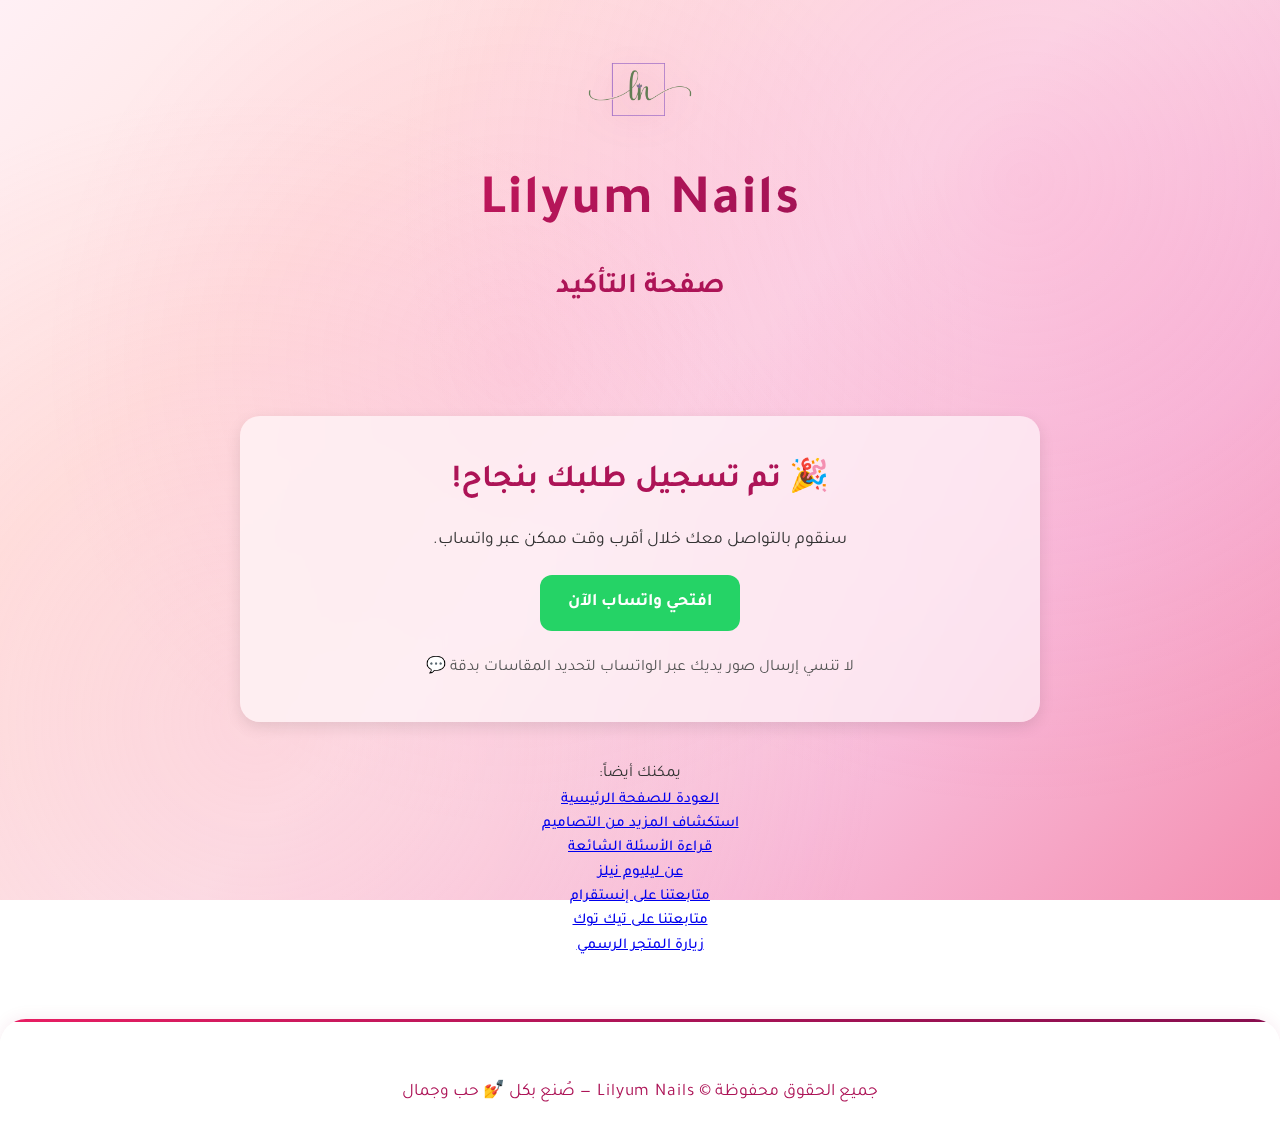
<file: success.html>
<!DOCTYPE html>
<html lang="ar" dir="rtl">
<head>
  <meta charset="UTF-8" />
  <title>تم تسجيل الطلب - Lilyum Nails</title>
  <link rel="stylesheet" href="style.css" />
  <link rel="icon" href="imege/logo/logo.png" type="image/png" />
  <link href="https://cdn.jsdelivr.net/npm/aos@2.3.4/dist/aos.css" rel="stylesheet" />
  <link href="https://fonts.googleapis.com/css2?family=Tajawal:wght@400;700&display=swap" rel="stylesheet" />
</head>
<body>

  <header>
    <img src="imege/logo/logo.png" alt="Lilyum Logo" />
    <h1>Lilyum Nails</h1>
    <p class="subtitle">صفحة التأكيد</p>
  </header>

  <section class="success-message" data-aos="fade-up" data-aos-delay="300" style="max-width: 800px; margin: 40px auto; padding: 40px; background: rgba(255,255,255,0.6); backdrop-filter: blur(12px); border-radius: 20px; box-shadow: 0 5px 15px rgba(0,0,0,0.1); text-align: center;">
    <h2 style="color: #ad1457; font-size: 2rem;">🎉 تم تسجيل طلبك بنجاح!</h2>
    <p style="font-size: 1.1rem; margin: 20px 0;">سنقوم بالتواصل معك خلال أقرب وقت ممكن عبر واتساب.</p>

    <a id="whatsapp-link" href="#" target="_blank" style="display: inline-block; background: #25D366; color: white; padding: 14px 28px; border-radius: 12px; font-weight: bold; font-size: 1.1rem; text-decoration: none; transition: transform 0.3s ease;">
      افتحي واتساب الآن
    </a>

    <p style="margin-top: 25px; font-size: 1rem; color: #555;">لا تنسي إرسال صور يديك عبر الواتساب لتحديد المقاسات بدقة 💬</p>
  </section>

  <section style="text-align: center; margin-top: 30px;">
    <p style="font-size: 1rem;">يمكنك أيضاً:</p>
    <ul style="list-style: none; padding: 0; font-weight: 500; font-size: 0.95rem;">
      <li><a href="index.html">العودة للصفحة الرئيسية</a></li>
      <li><a href="gallery.html">استكشاف المزيد من التصاميم</a></li>
      <li><a href="faq.html">قراءة الأسئلة الشائعة</a></li>
      <li><a href="about.html">عن ليليوم نيلز</a></li>
      <li><a href="https://instagram.com/1lilyum.nails" target="_blank">متابعتنا على إنستقرام</a></li>
      <li><a href="https://www.tiktok.com/@1lilyum_nails" target="_blank">متابعتنا على تيك توك</a></li>
      <li><a href="https://salla.sa/lamsa-1" target="_blank">زيارة المتجر الرسمي</a></li>
    </ul>
  </section>

  <footer style="padding: 3.8rem 0 2.35rem 0; background: rgba(255,255,255,0.85); box-shadow: 0 -2px 16px rgba(173,20,87,0.07); border-radius: 1.618rem 1.618rem 0 0; margin-top: 3.8rem;">
    <p style="margin: 0; font-size: 1.1rem; color: #ad1457; letter-spacing: 0.05em;">جميع الحقوق محفوظة &copy; Lilyum Nails — صُنع بكل 💅 حب وجمال</p>
  </footer>

  <script>
    const msg = localStorage.getItem("lilyum_msg");
    const link = document.getElementById("whatsapp-link");
    if (link && msg) {
      const encoded = encodeURIComponent(decodeURIComponent(msg));
      link.href = `https://api.whatsapp.com/send?phone=966549542823&text=${encoded}`;
    }
  </script>
  <script src="https://cdn.jsdelivr.net/npm/aos@2.3.4/dist/aos.js"></script>
  <script>AOS.init({ duration: 1000, delay: 400 });</script>
</body>
</html>
</file>
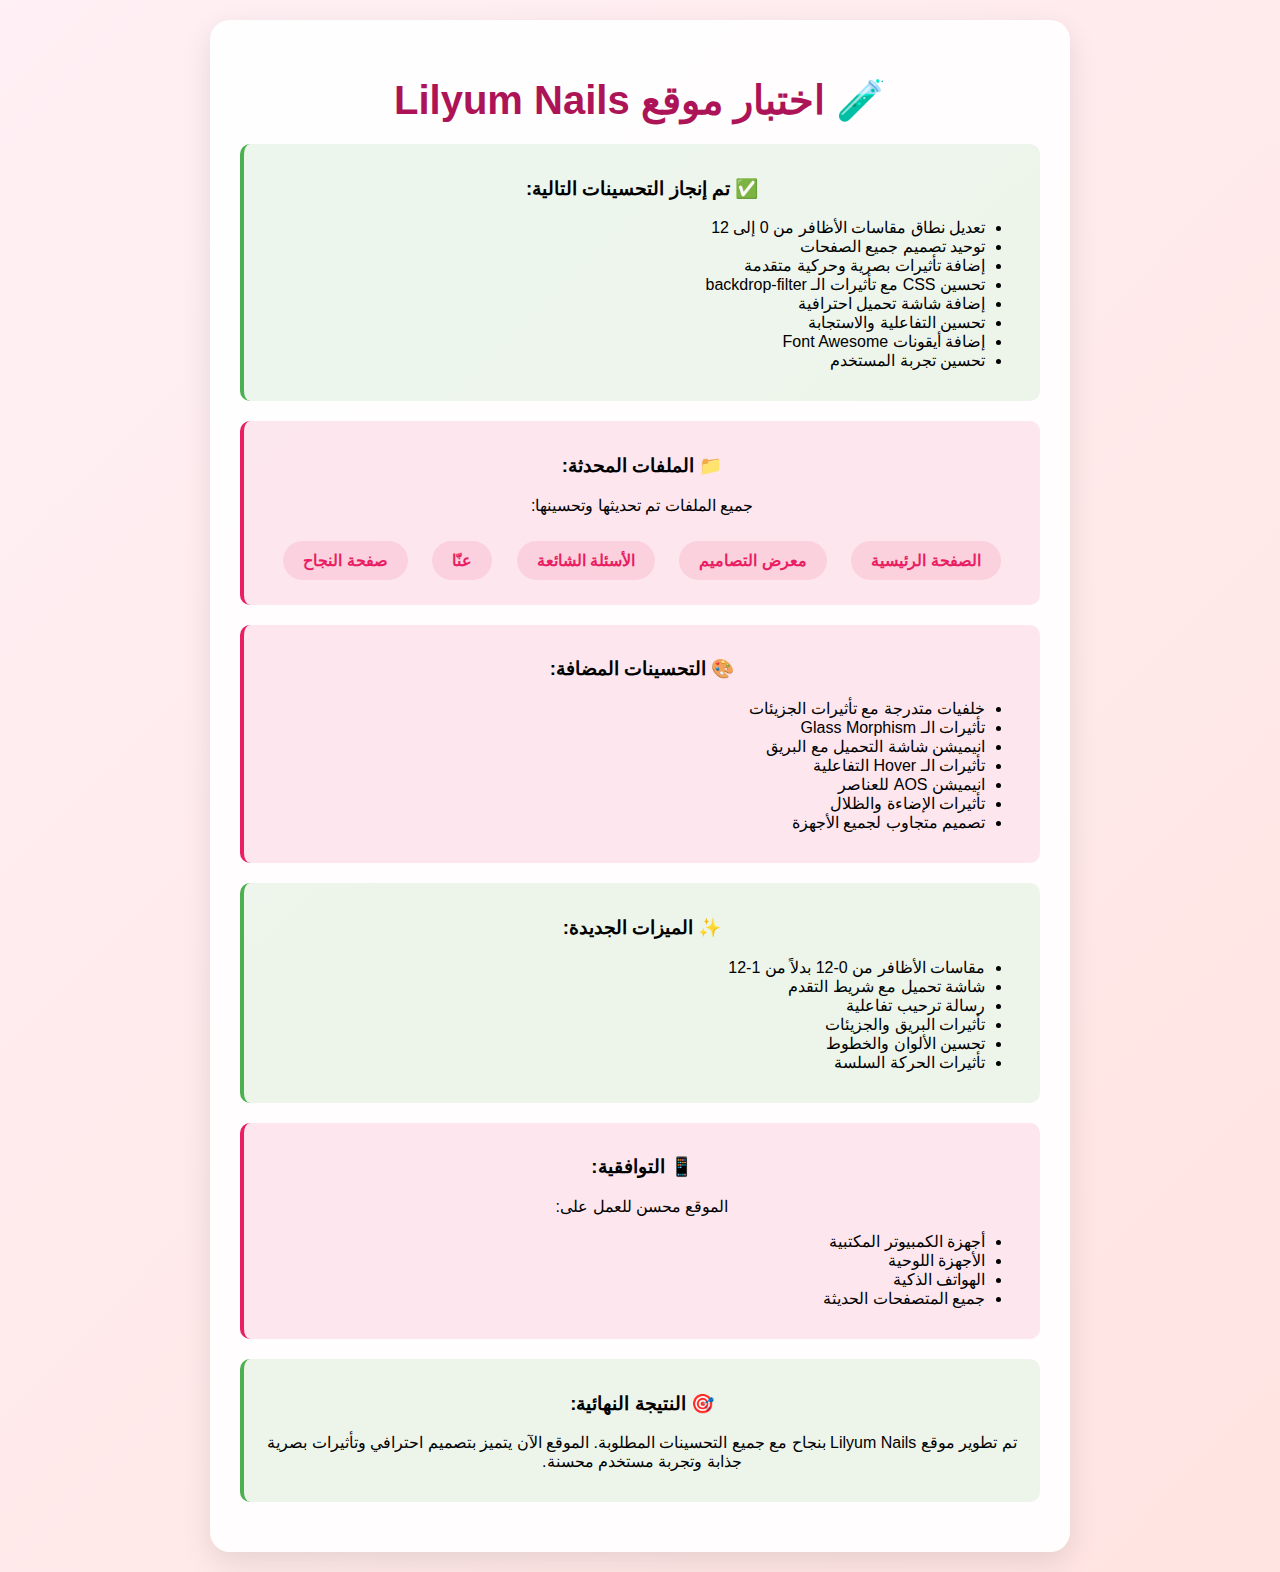
<file: test_report.html>
<!DOCTYPE html>
<html lang="ar" dir="rtl">
<head>
    <meta charset="UTF-8">
    <meta name="viewport" content="width=device-width, initial-scale=1.0">
    <title>اختبار موقع Lilyum Nails</title>
    <style>
        body {
            font-family: 'Arial', sans-serif;
            background: linear-gradient(135deg, #fff0f5, #ffe4e1);
            margin: 0;
            padding: 20px;
            text-align: center;
        }
        .test-container {
            max-width: 800px;
            margin: 0 auto;
            background: rgba(255, 255, 255, 0.9);
            padding: 30px;
            border-radius: 20px;
            box-shadow: 0 10px 30px rgba(0, 0, 0, 0.1);
        }
        h1 {
            color: #ad1457;
            font-size: 2.5rem;
            margin-bottom: 20px;
        }
        .test-item {
            margin: 20px 0;
            padding: 15px;
            background: rgba(233, 30, 99, 0.1);
            border-radius: 10px;
            border-left: 4px solid #e91e63;
        }
        .success {
            background: rgba(76, 175, 80, 0.1);
            border-left-color: #4caf50;
        }
        .error {
            background: rgba(244, 67, 54, 0.1);
            border-left-color: #f44336;
        }
        a {
            color: #e91e63;
            text-decoration: none;
            font-weight: bold;
            padding: 10px 20px;
            background: rgba(233, 30, 99, 0.1);
            border-radius: 25px;
            display: inline-block;
            margin: 10px;
            transition: all 0.3s ease;
        }
        a:hover {
            background: #e91e63;
            color: white;
            transform: translateY(-2px);
        }
    </style>
</head>
<body>
    <div class="test-container">
        <h1>🧪 اختبار موقع Lilyum Nails</h1>
        
        <div class="test-item success">
            <h3>✅ تم إنجاز التحسينات التالية:</h3>
            <ul style="text-align: right;">
                <li>تعديل نطاق مقاسات الأظافر من 0 إلى 12</li>
                <li>توحيد تصميم جميع الصفحات</li>
                <li>إضافة تأثيرات بصرية وحركية متقدمة</li>
                <li>تحسين CSS مع تأثيرات الـ backdrop-filter</li>
                <li>إضافة شاشة تحميل احترافية</li>
                <li>تحسين التفاعلية والاستجابة</li>
                <li>إضافة أيقونات Font Awesome</li>
                <li>تحسين تجربة المستخدم</li>
            </ul>
        </div>

        <div class="test-item">
            <h3>📁 الملفات المحدثة:</h3>
            <p>جميع الملفات تم تحديثها وتحسينها:</p>
            <a href="index.html">الصفحة الرئيسية</a>
            <a href="gallery.html">معرض التصاميم</a>
            <a href="faq.html">الأسئلة الشائعة</a>
            <a href="about.html">عنّا</a>
            <a href="success.html">صفحة النجاح</a>
        </div>

        <div class="test-item">
            <h3>🎨 التحسينات المضافة:</h3>
            <ul style="text-align: right;">
                <li>خلفيات متدرجة مع تأثيرات الجزيئات</li>
                <li>تأثيرات الـ Glass Morphism</li>
                <li>انيميشن شاشة التحميل مع البريق</li>
                <li>تأثيرات الـ Hover التفاعلية</li>
                <li>انيميشن AOS للعناصر</li>
                <li>تأثيرات الإضاءة والظلال</li>
                <li>تصميم متجاوب لجميع الأجهزة</li>
            </ul>
        </div>

        <div class="test-item success">
            <h3>✨ الميزات الجديدة:</h3>
            <ul style="text-align: right;">
                <li>مقاسات الأظافر من 0-12 بدلاً من 1-12</li>
                <li>شاشة تحميل مع شريط التقدم</li>
                <li>رسالة ترحيب تفاعلية</li>
                <li>تأثيرات البريق والجزيئات</li>
                <li>تحسين الألوان والخطوط</li>
                <li>تأثيرات الحركة السلسة</li>
            </ul>
        </div>

        <div class="test-item">
            <h3>📱 التوافقية:</h3>
            <p>الموقع محسن للعمل على:</p>
            <ul style="text-align: right;">
                <li>أجهزة الكمبيوتر المكتبية</li>
                <li>الأجهزة اللوحية</li>
                <li>الهواتف الذكية</li>
                <li>جميع المتصفحات الحديثة</li>
            </ul>
        </div>

        <div class="test-item success">
            <h3>🎯 النتيجة النهائية:</h3>
            <p>تم تطوير موقع Lilyum Nails بنجاح مع جميع التحسينات المطلوبة. الموقع الآن يتميز بتصميم احترافي وتأثيرات بصرية جذابة وتجربة مستخدم محسنة.</p>
        </div>
    </div>
</body>
</html>
</file>
<file: style.css>
/* ====== Lilyum Nails Enhanced Modern Theme ====== */
/* Reset & Base */
* {
  margin: 0;
  padding: 0;
  box-sizing: border-box;
}

body {
  font-family: 'Tajawal', 'Cairo', 'Segoe UI', Tahoma, Geneva, Verdana, sans-serif;
  margin: 0;
  background: linear-gradient(135deg, #fff0f5 0%, #ffe4e1 25%, #fce4ec 50%, #f8bbd9 75%, #f48fb1 100%);
  background-attachment: fixed;
  color: #333;
  overflow-x: hidden;
  line-height: 1.6;
  position: relative;
}

/* Animated Background Particles */
body::before {
  content: '';
  position: fixed;
  top: 0;
  left: 0;
  width: 100%;
  height: 100%;
  background-image: 
    radial-gradient(circle at 20% 80%, rgba(255, 182, 193, 0.3) 0%, transparent 50%),
    radial-gradient(circle at 80% 20%, rgba(255, 105, 180, 0.2) 0%, transparent 50%),
    radial-gradient(circle at 40% 40%, rgba(255, 20, 147, 0.1) 0%, transparent 50%);
  animation: floatingParticles 20s ease-in-out infinite;
  pointer-events: none;
  z-index: -1;
}

@keyframes floatingParticles {
  0%, 100% { transform: translateY(0px) rotate(0deg); }
  33% { transform: translateY(-20px) rotate(120deg); }
  66% { transform: translateY(10px) rotate(240deg); }
}

/* Navigation */
.top-nav {
  background: rgba(255, 255, 255, 0.25);
  backdrop-filter: blur(20px);
  -webkit-backdrop-filter: blur(20px);
  display: flex;
  justify-content: center;
  padding: 15px 0;
  position: sticky;
  top: 0;
  z-index: 1000;
  border-bottom: 1px solid rgba(255, 255, 255, 0.3);
  box-shadow: 0 8px 32px rgba(173, 20, 87, 0.1);
  animation: slideDown 0.8s ease-out;
}

@keyframes slideDown {
  from { transform: translateY(-100%); opacity: 0; }
  to { transform: translateY(0); opacity: 1; }
}

.top-nav ul {
  list-style: none;
  display: flex;
  gap: 25px;
  margin: 0;
  padding: 0;
  align-items: center;
}

.top-nav a {
  color: #ad1457;
  text-decoration: none;
  font-weight: 600;
  font-size: 1.1rem;
  position: relative;
  padding: 8px 16px;
  border-radius: 25px;
  transition: all 0.4s cubic-bezier(0.4, 0, 0.2, 1);
  overflow: hidden;
}

.top-nav a::before {
  content: '';
  position: absolute;
  top: 0;
  left: -100%;
  width: 100%;
  height: 100%;
  background: linear-gradient(90deg, transparent, rgba(255, 255, 255, 0.4), transparent);
  transition: left 0.5s;
}

.top-nav a:hover::before {
  left: 100%;
}

.top-nav a:hover {
  transform: translateY(-2px);
  background: rgba(255, 255, 255, 0.2);
  box-shadow: 0 8px 25px rgba(173, 20, 87, 0.2);
}

.top-nav a.active {
  background: linear-gradient(135deg, #e91e63, #ad1457);
  color: white;
  box-shadow: 0 8px 25px rgba(173, 20, 87, 0.3);
}

/* Header */
header {
  text-align: center;
  padding: 50px 20px;
  position: relative;
  animation: fadeInUp 1s ease-out;
}

@keyframes fadeInUp {
  from { opacity: 0; transform: translateY(30px); }
  to { opacity: 1; transform: translateY(0); }
}

header img {
  max-width: 140px;
  filter: drop-shadow(0 8px 16px rgba(173, 20, 87, 0.3));
  animation: logoFloat 3s ease-in-out infinite;
  transition: transform 0.3s ease;
}

header img:hover {
  transform: scale(1.1) rotate(5deg);
}

@keyframes logoFloat {
  0%, 100% { transform: translateY(0px); }
  50% { transform: translateY(-10px); }
}

header h1 {
  font-size: 3.5rem;
  background: linear-gradient(135deg, #e91e63, #ad1457, #880e4f);
  -webkit-background-clip: text;
  -webkit-text-fill-color: transparent;
  background-clip: text;
  margin: 20px 0 10px 0;
  font-weight: 700;
  letter-spacing: 2px;
  animation: textShimmer 2s ease-in-out infinite;
}

@keyframes textShimmer {
  0%, 100% { background-position: 0% 50%; }
  50% { background-position: 100% 50%; }
}

.subtitle {
  color: #ad1457;
  font-size: 1.8rem;
  font-weight: 600;
  margin: 15px 0;
  animation: fadeIn 1.2s ease-out 0.3s both;
}

.tagline {
  font-size: 1.2rem;
  color: #555;
  margin-top: 15px;
  max-width: 600px;
  margin-left: auto;
  margin-right: auto;
  animation: fadeIn 1.2s ease-out 0.6s both;
}

/* Form */
form {
  background: rgba(255, 255, 255, 0.3);
  backdrop-filter: blur(25px);
  -webkit-backdrop-filter: blur(25px);
  padding: 40px;
  max-width: 800px;
  margin: 30px auto;
  border-radius: 30px;
  box-shadow: 
    0 20px 40px rgba(173, 20, 87, 0.1),
    inset 0 1px 0 rgba(255, 255, 255, 0.5);
  border: 1px solid rgba(255, 255, 255, 0.3);
  animation: formSlideIn 1s ease-out 0.5s both;
  position: relative;
  overflow: hidden;
}

form::before {
  content: '';
  position: absolute;
  top: -50%;
  left: -50%;
  width: 200%;
  height: 200%;
  background: linear-gradient(45deg, transparent, rgba(255, 255, 255, 0.1), transparent);
  animation: formShine 3s ease-in-out infinite;
  pointer-events: none;
}

@keyframes formShine {
  0% { transform: translateX(-100%) translateY(-100%) rotate(45deg); }
  50% { transform: translateX(100%) translateY(100%) rotate(45deg); }
  100% { transform: translateX(-100%) translateY(-100%) rotate(45deg); }
}

@keyframes formSlideIn {
  from { opacity: 0; transform: translateY(50px) scale(0.9); }
  to { opacity: 1; transform: translateY(0) scale(1); }
}

.form-group {
  margin-bottom: 25px;
  animation: fadeInLeft 0.8s ease-out;
}

.form-group:nth-child(even) {
  animation: fadeInRight 0.8s ease-out;
}

@keyframes fadeInLeft {
  from { opacity: 0; transform: translateX(-30px); }
  to { opacity: 1; transform: translateX(0); }
}

@keyframes fadeInRight {
  from { opacity: 0; transform: translateX(30px); }
  to { opacity: 1; transform: translateX(0); }
}

.form-group label {
  font-weight: 600;
  display: block;
  margin-bottom: 8px;
  color: #ad1457;
  font-size: 1.1rem;
}

input, select, textarea {
  width: 100%;
  padding: 15px 20px;
  border-radius: 15px;
  border: 2px solid rgba(173, 20, 87, 0.2);
  font-family: inherit;
  background: rgba(255, 255, 255, 0.8);
  backdrop-filter: blur(10px);
  transition: all 0.3s ease;
  font-size: 1rem;
}

input:focus, select:focus, textarea:focus {
  outline: none;
  border-color: #e91e63;
  background: rgba(255, 255, 255, 0.95);
  box-shadow: 0 0 20px rgba(233, 30, 99, 0.2);
  transform: translateY(-2px);
}

.glass-select {
  background: rgba(255, 255, 255, 0.4);
  border: 2px solid rgba(255, 255, 255, 0.3);
  backdrop-filter: blur(15px);
}

/* Shape Picker */
.shape-picker {
  display: flex;
  justify-content: center;
  flex-wrap: wrap;
  gap: 15px;
  margin: 25px 0;
  padding: 20px;
  background: rgba(255, 255, 255, 0.2);
  border-radius: 20px;
  backdrop-filter: blur(10px);
}

.shape-picker img {
  width: 70px;
  height: 70px;
  object-fit: cover;
  border-radius: 15px;
  border: 3px solid transparent;
  cursor: pointer;
  transition: all 0.4s cubic-bezier(0.4, 0, 0.2, 1);
  filter: grayscale(0.3);
  position: relative;
  overflow: hidden;
}

.shape-picker img::before {
  content: '';
  position: absolute;
  top: 0;
  left: 0;
  right: 0;
  bottom: 0;
  background: linear-gradient(45deg, transparent, rgba(255, 255, 255, 0.3), transparent);
  opacity: 0;
  transition: opacity 0.3s ease;
}

.shape-picker img:hover {
  transform: scale(1.15) rotate(5deg);
  border-color: #f06292;
  filter: grayscale(0);
  box-shadow: 0 10px 25px rgba(240, 98, 146, 0.4);
}

.shape-picker img:hover::before {
  opacity: 1;
}

.shape-picker img.selected {
  border-color: #ad1457;
  box-shadow: 0 0 25px rgba(173, 20, 87, 0.6);
  filter: grayscale(0);
  transform: scale(1.1);
}

.note {
  background: linear-gradient(135deg, rgba(255, 243, 248, 0.9), rgba(255, 235, 245, 0.9));
  padding: 20px;
  border-left: 5px solid #e91e63;
  border-radius: 15px;
  margin: 20px 0;
  font-size: 1rem;
  box-shadow: 0 5px 15px rgba(233, 30, 99, 0.1);
  animation: noteSlideIn 0.6s ease-out;
  position: relative;
  overflow: hidden;
}

.note::before {
  content: '';
  position: absolute;
  top: 0;
  left: 0;
  width: 100%;
  height: 100%;
  background: linear-gradient(90deg, transparent, rgba(255, 255, 255, 0.3), transparent);
  transform: translateX(-100%);
  animation: noteShine 2s ease-in-out infinite;
}

@keyframes noteShine {
  0% { transform: translateX(-100%); }
  50% { transform: translateX(100%); }
  100% { transform: translateX(-100%); }
}

@keyframes noteSlideIn {
  from { opacity: 0; transform: translateX(-20px); }
  to { opacity: 1; transform: translateX(0); }
}

/* Buttons */
button {
  background: linear-gradient(135deg, #e91e63, #ad1457);
  color: white;
  border: none;
  padding: 18px 35px;
  font-size: 1.1rem;
  font-weight: 600;
  border-radius: 25px;
  cursor: pointer;
  transition: all 0.4s cubic-bezier(0.4, 0, 0.2, 1);
  box-shadow: 0 8px 25px rgba(173, 20, 87, 0.3);
  position: relative;
  overflow: hidden;
  text-transform: uppercase;
  letter-spacing: 1px;
}

button::before {
  content: '';
  position: absolute;
  top: 0;
  left: -100%;
  width: 100%;
  height: 100%;
  background: linear-gradient(90deg, transparent, rgba(255, 255, 255, 0.4), transparent);
  transition: left 0.5s;
}

button:hover::before {
  left: 100%;
}

button:hover {
  background: linear-gradient(135deg, #c2185b, #880e4f);
  transform: translateY(-3px);
  box-shadow: 0 15px 35px rgba(173, 20, 87, 0.4);
}

button:active {
  transform: translateY(-1px);
  box-shadow: 0 5px 15px rgba(173, 20, 87, 0.3);
}

/* Gallery */
.gallery-section {
  padding: 60px 20px;
  text-align: center;
  animation: fadeIn 1s ease-out;
}

.gallery-grid {
  display: grid;
  grid-template-columns: repeat(auto-fill, minmax(280px, 1fr));
  gap: 30px;
  margin-top: 40px;
  max-width: 1200px;
  margin-left: auto;
  margin-right: auto;
}

.gallery-item {
  position: relative;
  overflow: hidden;
  border-radius: 20px;
  box-shadow: 0 10px 30px rgba(0, 0, 0, 0.1);
  transition: all 0.4s cubic-bezier(0.4, 0, 0.2, 1);
}

.gallery-item::before {
  content: '';
  position: absolute;
  top: 0;
  left: 0;
  right: 0;
  bottom: 0;
  background: linear-gradient(45deg, rgba(233, 30, 99, 0.1), rgba(173, 20, 87, 0.1));
  opacity: 0;
  transition: opacity 0.3s ease;
  z-index: 1;
}

.gallery-item:hover::before {
  opacity: 1;
}

.gallery-item img {
  width: 100%;
  height: 250px;
  object-fit: cover;
  transition: all 0.4s cubic-bezier(0.4, 0, 0.2, 1);
  cursor: pointer;
}

.gallery-item:hover {
  transform: translateY(-10px) scale(1.02);
  box-shadow: 0 20px 40px rgba(0, 0, 0, 0.2);
}

.gallery-item:hover img {
  transform: scale(1.1);
}

/* FAQ Section */
.faq-section {
  max-width: 1000px;
  margin: 80px auto;
  padding: 50px;
  background: rgba(255, 255, 255, 0.3);
  backdrop-filter: blur(25px);
  border-radius: 30px;
  box-shadow: 
    0 20px 40px rgba(173, 20, 87, 0.1),
    inset 0 1px 0 rgba(255, 255, 255, 0.5);
  border: 1px solid rgba(255, 255, 255, 0.3);
  text-align: center;
  animation: fadeInUp 1s ease-out;
}

.faq-item {
  margin-bottom: 40px;
  padding: 30px;
  background: rgba(255, 255, 255, 0.2);
  border-radius: 20px;
  transition: all 0.3s ease;
  border: 1px solid rgba(255, 255, 255, 0.2);
}

.faq-item:hover {
  background: rgba(255, 255, 255, 0.3);
  transform: translateY(-5px);
  box-shadow: 0 10px 25px rgba(173, 20, 87, 0.1);
}

.faq-item:last-child {
  margin-bottom: 0;
}

.faq-item h3 {
  color: #ad1457;
  margin-bottom: 15px;
  font-size: 1.8rem;
  font-weight: 600;
  animation: fadeIn 0.8s ease-out;
}

.faq-item p {
  font-size: 1.2rem;
  line-height: 1.8;
  color: #444;
  margin-bottom: 0;
  animation: fadeIn 0.8s ease-out 0.2s both;
}

/* Footer */
footer {
  text-align: center;
  padding: 60px 20px 40px 20px;
  font-size: 1.1rem;
  color: #ad1457;
  background: rgba(255, 255, 255, 0.3);
  backdrop-filter: blur(25px);
  box-shadow: 0 -10px 30px rgba(173, 20, 87, 0.1);
  border-radius: 30px 30px 0 0;
  margin-top: 60px;
  letter-spacing: 0.5px;
  position: relative;
  overflow: hidden;
}

footer::before {
  content: '';
  position: absolute;
  top: 0;
  left: 0;
  right: 0;
  height: 3px;
  background: linear-gradient(90deg, #e91e63, #ad1457, #880e4f);
}

.footer-social {
  margin-bottom: 30px;
  display: flex;
  justify-content: center;
  gap: 20px;
  flex-wrap: wrap;
}

.icon-link {
  font-size: 2.5rem;
  color: #e91e63;
  transition: all 0.4s cubic-bezier(0.4, 0, 0.2, 1);
  padding: 15px;
  border-radius: 50%;
  background: rgba(255, 255, 255, 0.2);
  backdrop-filter: blur(10px);
  border: 2px solid rgba(255, 255, 255, 0.3);
  text-decoration: none;
  display: inline-flex;
  align-items: center;
  justify-content: center;
  width: 60px;
  height: 60px;
}

.icon-link:hover {
  transform: translateY(-8px) scale(1.1) rotate(10deg);
  background: rgba(233, 30, 99, 0.2);
  box-shadow: 0 15px 30px rgba(233, 30, 99, 0.3);
  color: #ad1457;
}

/* Lightbox */
.lightbox {
  position: fixed;
  top: 0;
  left: 0;
  right: 0;
  bottom: 0;
  background: rgba(0, 0, 0, 0.9);
  display: none;
  align-items: center;
  justify-content: center;
  z-index: 9999;
  backdrop-filter: blur(10px);
}

.lightbox img {
  max-width: 90%;
  max-height: 80vh;
  border-radius: 20px;
  box-shadow: 0 0 50px rgba(255, 255, 255, 0.3);
  animation: lightboxZoom 0.3s ease-out;
}

@keyframes lightboxZoom {
  from { transform: scale(0.8); opacity: 0; }
  to { transform: scale(1); opacity: 1; }
}

.lightbox.active {
  display: flex;
  animation: fadeIn 0.3s ease-out;
}

/* Loading Screen Styles */
.loading-screen {
  position: fixed;
  top: 0;
  left: 0;
  width: 100%;
  height: 100%;
  background: linear-gradient(135deg, #fff0f5 0%, #ffe4e1 25%, #fce4ec 50%, #f8bbd9 75%, #f48fb1 100%);
  display: flex;
  align-items: center;
  justify-content: center;
  z-index: 10000;
  transition: opacity 0.8s ease, visibility 0.8s ease;
}

.loading-screen.hidden {
  opacity: 0;
  visibility: hidden;
}

.loading-content {
  text-align: center;
  animation: loadingPulse 2s ease-in-out infinite;
}

.loading-logo {
  position: relative;
  margin-bottom: 40px;
}

.loading-logo img {
  width: 150px;
  height: 150px;
  border-radius: 50%;
  box-shadow: 0 0 40px rgba(233, 30, 99, 0.4);
  animation: logoSpin 4s linear infinite;
  border: 4px solid rgba(255, 255, 255, 0.3);
}

.loading-sparkles {
  position: absolute;
  top: 0;
  left: 0;
  width: 100%;
  height: 100%;
}

.sparkle {
  position: absolute;
  width: 10px;
  height: 10px;
  background: linear-gradient(45deg, #e91e63, #ff69b4);
  border-radius: 50%;
  animation: sparkleFloat 3s ease-in-out infinite;
  box-shadow: 0 0 10px rgba(233, 30, 99, 0.6);
}

.sparkle:nth-child(1) { top: 5%; left: 15%; animation-delay: 0s; }
.sparkle:nth-child(2) { top: 15%; right: 10%; animation-delay: 0.5s; }
.sparkle:nth-child(3) { bottom: 15%; left: 10%; animation-delay: 1s; }
.sparkle:nth-child(4) { bottom: 5%; right: 15%; animation-delay: 1.5s; }
.sparkle:nth-child(5) { top: 50%; left: 5%; animation-delay: 2s; }
.sparkle:nth-child(6) { top: 50%; right: 5%; animation-delay: 2.5s; }

.loading-text h2 {
  font-size: 3rem;
  background: linear-gradient(135deg, #e91e63, #ad1457, #880e4f);
  -webkit-background-clip: text;
  -webkit-text-fill-color: transparent;
  background-clip: text;
  margin-bottom: 15px;
  animation: textGlow 2s ease-in-out infinite;
  font-weight: 700;
  letter-spacing: 2px;
}

.loading-text p {
  font-size: 1.3rem;
  color: #ad1457;
  margin-bottom: 40px;
  animation: fadeInUp 1s ease-out 0.5s both;
}

.loading-bar {
  width: 350px;
  height: 8px;
  background: rgba(255, 255, 255, 0.3);
  border-radius: 4px;
  overflow: hidden;
  margin: 0 auto;
  box-shadow: inset 0 2px 4px rgba(0, 0, 0, 0.1);
}

.loading-progress {
  width: 0%;
  height: 100%;
  background: linear-gradient(90deg, #e91e63, #ad1457, #ff69b4);
  border-radius: 4px;
  transition: width 2s ease-out;
  position: relative;
  overflow: hidden;
}

.loading-progress::before {
  content: '';
  position: absolute;
  top: 0;
  left: 0;
  width: 100%;
  height: 100%;
  background: linear-gradient(90deg, transparent, rgba(255, 255, 255, 0.4), transparent);
  animation: progressShine 1.5s ease-in-out infinite;
}

.loading-dots {
  display: flex;
  justify-content: center;
  gap: 8px;
  margin-top: 30px;
}

.loading-dot {
  width: 12px;
  height: 12px;
  background: #e91e63;
  border-radius: 50%;
  animation: dotBounce 1.4s ease-in-out infinite both;
}

.loading-dot:nth-child(1) { animation-delay: -0.32s; }
.loading-dot:nth-child(2) { animation-delay: -0.16s; }
.loading-dot:nth-child(3) { animation-delay: 0s; }

/* Welcome Animation */
.welcome-overlay {
  position: fixed;
  top: 0;
  left: 0;
  width: 100%;
  height: 100%;
  background: linear-gradient(135deg, rgba(233, 30, 99, 0.95), rgba(173, 20, 87, 0.95));
  display: none;
  align-items: center;
  justify-content: center;
  z-index: 9999;
  backdrop-filter: blur(10px);
}

.welcome-content {
  text-align: center;
  color: white;
  animation: welcomeSlideIn 1s ease-out;
}

.welcome-content h1 {
  font-size: 4rem;
  margin-bottom: 20px;
  animation: welcomeGlow 2s ease-in-out infinite;
}

.welcome-content p {
  font-size: 1.5rem;
  margin-bottom: 30px;
  opacity: 0;
  animation: fadeInUp 1s ease-out 0.5s both;
}

.welcome-button {
  padding: 15px 40px;
  background: rgba(255, 255, 255, 0.2);
  border: 2px solid white;
  color: white;
  border-radius: 30px;
  font-size: 1.2rem;
  cursor: pointer;
  transition: all 0.3s ease;
  opacity: 0;
  animation: fadeInUp 1s ease-out 1s both;
}

.welcome-button:hover {
  background: white;
  color: #e91e63;
  transform: scale(1.05);
}

/* Utility Animations */
@keyframes loadingPulse {
  0%, 100% { transform: scale(1); }
  50% { transform: scale(1.02); }
}

@keyframes logoSpin {
  0% { transform: rotate(0deg); }
  100% { transform: rotate(360deg); }
}

@keyframes sparkleFloat {
  0%, 100% { 
    transform: translateY(0px) scale(1); 
    opacity: 1; 
  }
  25% { 
    transform: translateY(-15px) scale(1.2); 
    opacity: 0.8; 
  }
  50% { 
    transform: translateY(-25px) scale(0.8); 
    opacity: 0.6; 
  }
  75% { 
    transform: translateY(-15px) scale(1.1); 
    opacity: 0.9; 
  }
}

@keyframes textGlow {
  0%, 100% { 
    text-shadow: 0 0 20px rgba(233, 30, 99, 0.5);
    filter: brightness(1);
  }
  50% { 
    text-shadow: 0 0 30px rgba(233, 30, 99, 0.8);
    filter: brightness(1.2);
  }
}

@keyframes progressShine {
  0% { transform: translateX(-100%); }
  50% { transform: translateX(100%); }
  100% { transform: translateX(-100%); }
}

@keyframes dotBounce {
  0%, 80%, 100% { 
    transform: scale(0.8); 
    opacity: 0.5; 
  }
  40% { 
    transform: scale(1.2); 
    opacity: 1; 
  }
}

@keyframes welcomeSlideIn {
  from { 
    opacity: 0; 
    transform: translateY(50px) scale(0.9); 
  }
  to { 
    opacity: 1; 
    transform: translateY(0) scale(1); 
  }
}

@keyframes welcomeGlow {
  0%, 100% { 
    text-shadow: 0 0 20px rgba(255, 255, 255, 0.5); 
  }
  50% { 
    text-shadow: 0 0 40px rgba(255, 255, 255, 0.8); 
  }
}

@keyframes fadeIn {
  from { opacity: 0; }
  to { opacity: 1; }
}

@keyframes fadeInUp {
  from { 
    opacity: 0; 
    transform: translateY(30px); 
  }
  to { 
    opacity: 1; 
    transform: translateY(0); 
  }
}

@keyframes pulse {
  0%, 100% { transform: scale(1); }
  50% { transform: scale(1.05); }
}

@keyframes bounce {
  0%, 20%, 53%, 80%, 100% { transform: translateY(0); }
  40%, 43% { transform: translateY(-15px); }
  70% { transform: translateY(-7px); }
  90% { transform: translateY(-3px); }
}

.hidden {
  display: none !important;
}

/* Responsive Design */
@media (max-width: 768px) {
  .top-nav ul {
    flex-wrap: wrap;
    gap: 15px;
    padding: 0 10px;
  }
  
  .top-nav a {
    font-size: 0.95rem;
    padding: 6px 12px;
  }
  
  header h1 {
    font-size: 2.5rem;
  }
  
  .subtitle {
    font-size: 1.4rem;
  }
  
  .tagline {
    font-size: 1rem;
  }
  
  form {
    padding: 25px;
    margin: 20px 10px;
  }
  
  .shape-picker img {
    width: 60px;
    height: 60px;
  }
  
  .gallery-grid {
    grid-template-columns: repeat(auto-fill, minmax(250px, 1fr));
    gap: 20px;
  }
  
  .faq-section {
    padding: 30px 20px;
    margin: 40px 10px;
  }
  
  .faq-item h3 {
    font-size: 1.5rem;
  }
  
  .faq-item p {
    font-size: 1rem;
  }
  
  .icon-link {
    font-size: 2rem;
    width: 50px;
    height: 50px;
  }
}

@media (max-width: 480px) {
  header h1 {
    font-size: 2rem;
  }
  
  .subtitle {
    font-size: 1.2rem;
  }
  
  form {
    padding: 20px;
  }
  
  button {
    padding: 15px 25px;
    font-size: 1rem;
  }
  
  .shape-picker img {
    width: 50px;
    height: 50px;
  }
  
  .gallery-grid {
    grid-template-columns: 1fr;
  }
}
</file>
